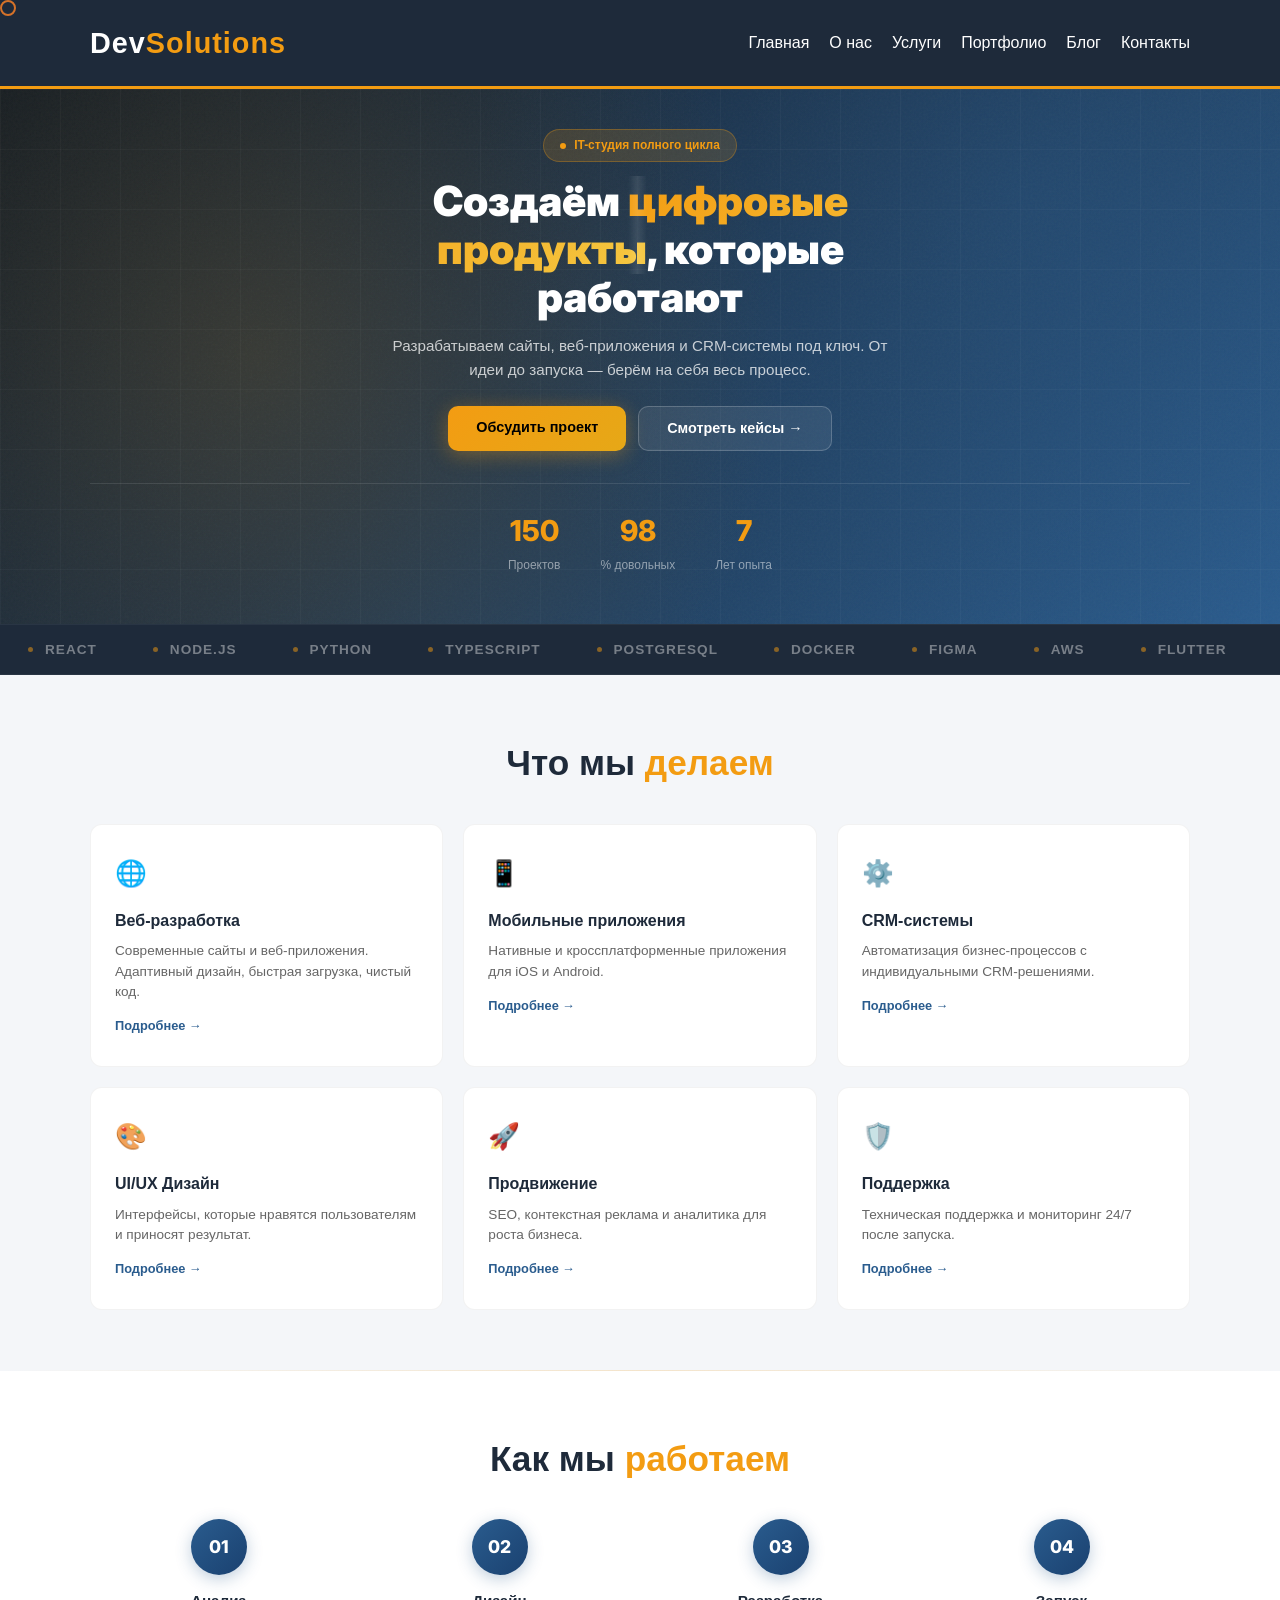
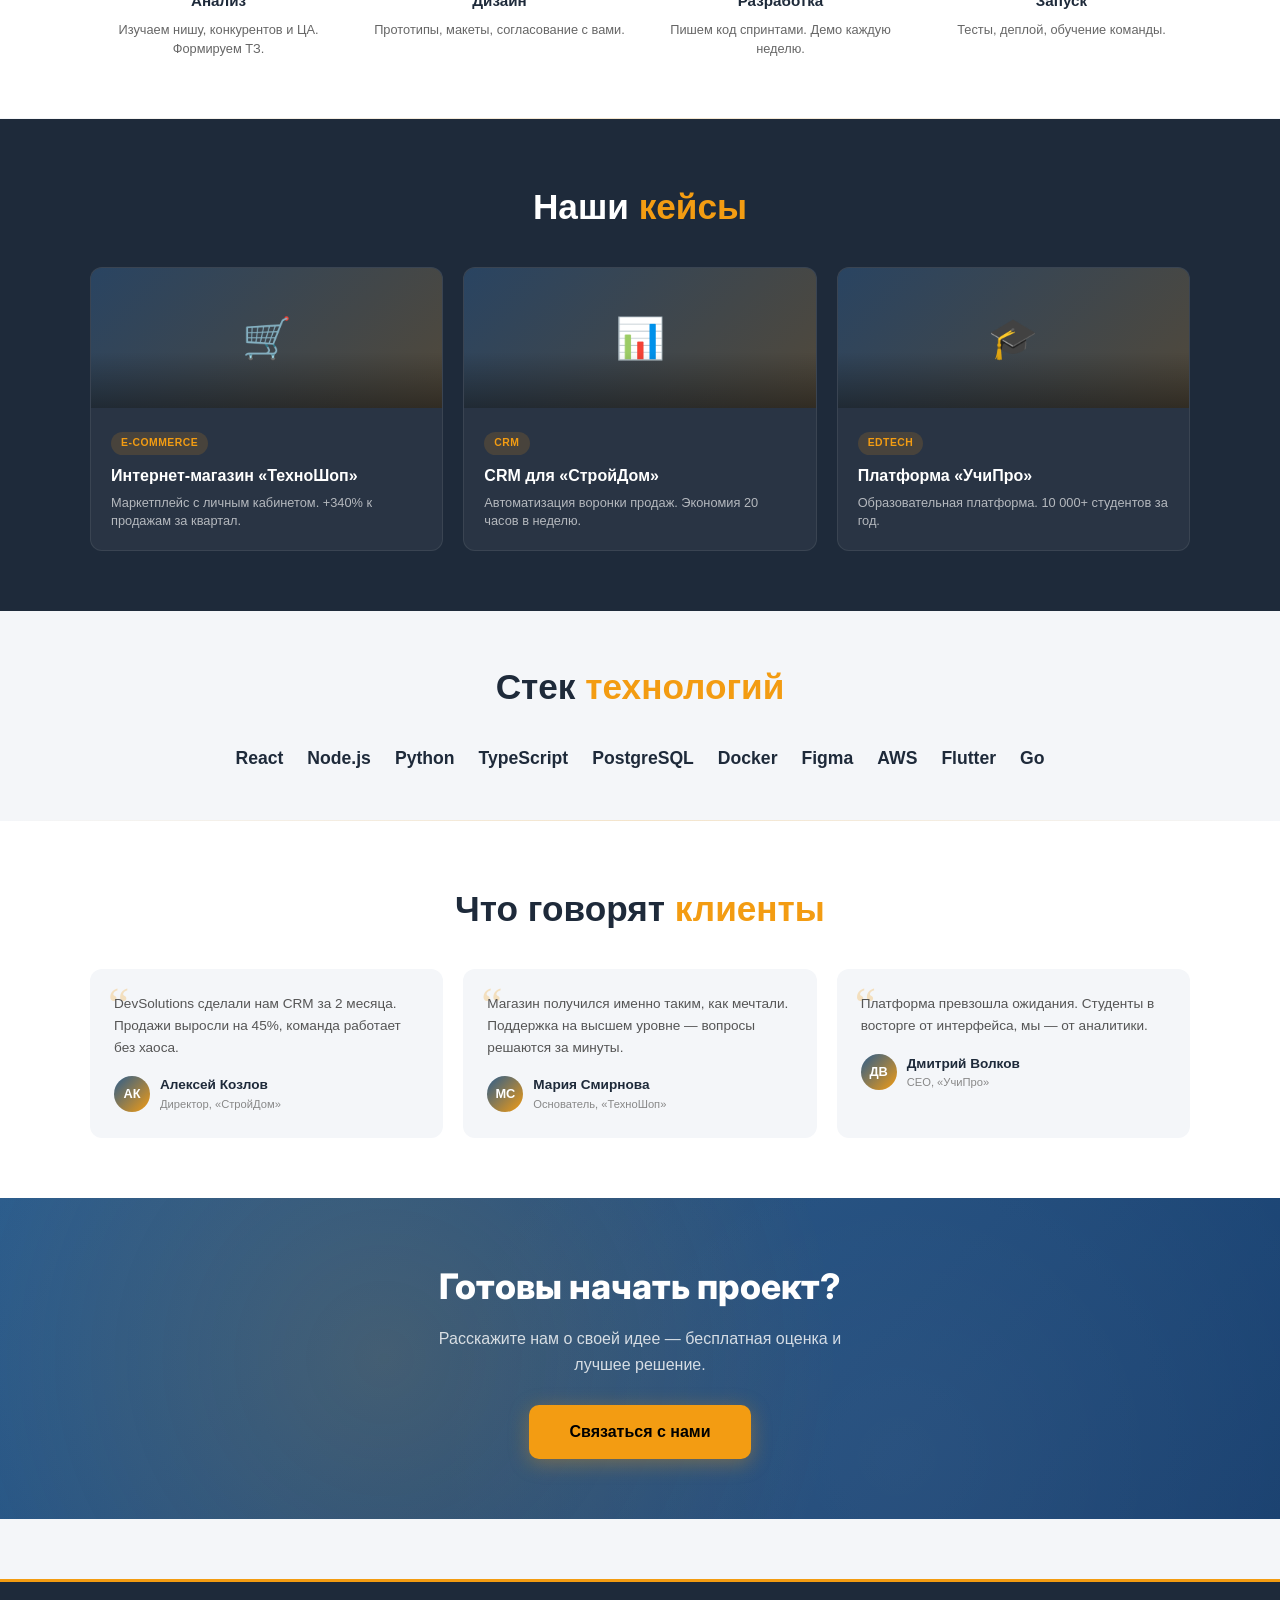
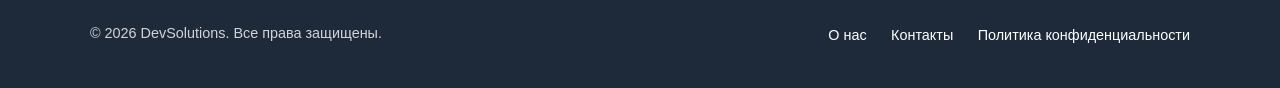
<file: index.html>
<!DOCTYPE html>
<html lang="ru">
<head>
    <meta charset="UTF-8">
    <meta name="viewport" content="width=device-width, initial-scale=1.0">
    <title>DevSolutions – IT-студия</title>
    <link rel="preconnect" href="https://fonts.googleapis.com">
    <link rel="preconnect" href="https://fonts.gstatic.com" crossorigin>
    <link href="https://fonts.googleapis.com/css2?family=Inter:wght@400;500;600;700;800;900&display=swap" rel="stylesheet">
    <link rel="stylesheet" href="css/common.css">
    <link rel="stylesheet" href="css/page-index-main.css">
</head>
<body>

    <!-- Кастомный курсор -->
    <div class="custom-cursor" id="cursor"></div>

    <!-- ====== ШАПКА ====== -->
    <header class="site-header">
        <div class="container">
            <div class="logo">Dev<span>Solutions</span></div>
            <nav class="main-nav">
                <ul>
                    <li><a href="index.html">Главная</a></li>
                    <li><a href="pages/about.html">О нас</a></li>
                    <li><a href="pages/services.html">Услуги</a></li>
                    <li><a href="pages/portfolio.html">Портфолио</a></li>
                    <li><a href="pages/blog.html">Блог</a></li>
                    <li><a href="pages/contacts.html">Контакты</a></li>
                </ul>
            </nav>
        </div>
    </header>

    <main>

        <!-- ====== HERO ====== -->
        <section class="hero">
            <div class="hero-grid" id="heroGrid"></div>
            <div class="hero-particles" id="particles"></div>
            <div class="container">
                <div class="hero-content">
                    <div class="hero-badge">IT-студия полного цикла</div>
                    <h1>Создаём <span class="highlight" id="typed"></span>, которые работают</h1>
                    <p class="hero-desc">
                        Разрабатываем сайты, веб-приложения и CRM-системы под ключ. От идеи до запуска — берём на себя весь процесс.
                    </p>
                    <div class="hero-actions">
                        <a href="pages/contacts.html" class="btn btn-primary btn-shake">Обсудить проект</a>
                        <a href="pages/portfolio.html" class="btn btn-ghost">Смотреть кейсы →</a>
                    </div>
                    <div class="hero-stats">
                        <div>
                            <div class="hero-stat-num" data-count="150">0</div>
                            <div class="hero-stat-label">Проектов</div>
                        </div>
                        <div>
                            <div class="hero-stat-num" data-count="98">0</div>
                            <div class="hero-stat-label">% довольных</div>
                        </div>
                        <div>
                            <div class="hero-stat-num" data-count="7">0</div>
                            <div class="hero-stat-label">Лет опыта</div>
                        </div>
                    </div>
                </div>
            </div>
        </section>

        <!-- ====== БЕГУЩАЯ СТРОКА ====== -->
        <div class="marquee-section">
            <div class="marquee-track">
                <div class="marquee-item"><span class="dot"></span>React</div>
                <div class="marquee-item"><span class="dot"></span>Node.js</div>
                <div class="marquee-item"><span class="dot"></span>Python</div>
                <div class="marquee-item"><span class="dot"></span>TypeScript</div>
                <div class="marquee-item"><span class="dot"></span>PostgreSQL</div>
                <div class="marquee-item"><span class="dot"></span>Docker</div>
                <div class="marquee-item"><span class="dot"></span>Figma</div>
                <div class="marquee-item"><span class="dot"></span>AWS</div>
                <div class="marquee-item"><span class="dot"></span>Flutter</div>
                <div class="marquee-item"><span class="dot"></span>Go</div>
                <!-- Дубликат для бесконечного скролла -->
                <div class="marquee-item"><span class="dot"></span>React</div>
                <div class="marquee-item"><span class="dot"></span>Node.js</div>
                <div class="marquee-item"><span class="dot"></span>Python</div>
                <div class="marquee-item"><span class="dot"></span>TypeScript</div>
                <div class="marquee-item"><span class="dot"></span>PostgreSQL</div>
                <div class="marquee-item"><span class="dot"></span>Docker</div>
                <div class="marquee-item"><span class="dot"></span>Figma</div>
                <div class="marquee-item"><span class="dot"></span>AWS</div>
                <div class="marquee-item"><span class="dot"></span>Flutter</div>
                <div class="marquee-item"><span class="dot"></span>Go</div>
            </div>
        </div>

        <!-- ====== УСЛУГИ ====== -->
        <section class="services-section">
            <div class="container">
                <h2 class="section-title reveal">Что мы <span>делаем</span></h2>
                <div class="services-grid">
                    <div class="service-card reveal">
                        <div class="service-icon">🌐</div>
                        <h3>Веб-разработка</h3>
                        <p>Современные сайты и веб-приложения. Адаптивный дизайн, быстрая загрузка, чистый код.</p>
                        <a href="pages/services.html" class="learn-more">Подробнее →</a>
                    </div>
                    <div class="service-card reveal">
                        <div class="service-icon">📱</div>
                        <h3>Мобильные приложения</h3>
                        <p>Нативные и кроссплатформенные приложения для iOS и Android.</p>
                        <a href="pages/services.html" class="learn-more">Подробнее →</a>
                    </div>
                    <div class="service-card reveal">
                        <div class="service-icon">⚙️</div>
                        <h3>CRM-системы</h3>
                        <p>Автоматизация бизнес-процессов с индивидуальными CRM-решениями.</p>
                        <a href="pages/services.html" class="learn-more">Подробнее →</a>
                    </div>
                    <div class="service-card reveal">
                        <div class="service-icon">🎨</div>
                        <h3>UI/UX Дизайн</h3>
                        <p>Интерфейсы, которые нравятся пользователям и приносят результат.</p>
                        <a href="pages/services.html" class="learn-more">Подробнее →</a>
                    </div>
                    <div class="service-card reveal">
                        <div class="service-icon">🚀</div>
                        <h3>Продвижение</h3>
                        <p>SEO, контекстная реклама и аналитика для роста бизнеса.</p>
                        <a href="pages/services.html" class="learn-more">Подробнее →</a>
                    </div>
                    <div class="service-card reveal">
                        <div class="service-icon">🛡️</div>
                        <h3>Поддержка</h3>
                        <p>Техническая поддержка и мониторинг 24/7 после запуска.</p>
                        <a href="pages/services.html" class="learn-more">Подробнее →</a>
                    </div>
                </div>
            </div>
        </section>

        <div class="divider"></div>

        <!-- ====== ПРОЦЕСС ====== -->
        <section class="process-section">
            <div class="container">
                <h2 class="section-title reveal">Как мы <span>работаем</span></h2>
                <div class="process-steps">
                    <div class="process-step reveal">
                        <div class="step-number">01</div>
                        <h3>Анализ</h3>
                        <p>Изучаем нишу, конкурентов и ЦА. Формируем ТЗ.</p>
                    </div>
                    <div class="process-step reveal">
                        <div class="step-number">02</div>
                        <h3>Дизайн</h3>
                        <p>Прототипы, макеты, согласование с вами.</p>
                    </div>
                    <div class="process-step reveal">
                        <div class="step-number">03</div>
                        <h3>Разработка</h3>
                        <p>Пишем код спринтами. Демо каждую неделю.</p>
                    </div>
                    <div class="process-step reveal">
                        <div class="step-number">04</div>
                        <h3>Запуск</h3>
                        <p>Тесты, деплой, обучение команды.</p>
                    </div>
                </div>
            </div>
        </section>

        <div class="divider"></div>

        <!-- ====== КЕЙСЫ ====== -->
        <section class="cases-section">
            <div class="container">
                <h2 class="section-title reveal">Наши <span>кейсы</span></h2>
                <div class="cases-grid">
                    <div class="case-card reveal">
                        <div class="case-preview">🛒</div>
                        <div class="case-info">
                            <span class="case-tag">E-commerce</span>
                            <h3>Интернет-магазин «ТехноШоп»</h3>
                            <p>Маркетплейс с личным кабинетом. +340% к продажам за квартал.</p>
                        </div>
                    </div>
                    <div class="case-card reveal">
                        <div class="case-preview">📊</div>
                        <div class="case-info">
                            <span class="case-tag">CRM</span>
                            <h3>CRM для «СтройДом»</h3>
                            <p>Автоматизация воронки продаж. Экономия 20 часов в неделю.</p>
                        </div>
                    </div>
                    <div class="case-card reveal">
                        <div class="case-preview">🎓</div>
                        <div class="case-info">
                            <span class="case-tag">EdTech</span>
                            <h3>Платформа «УчиПро»</h3>
                            <p>Образовательная платформа. 10 000+ студентов за год.</p>
                        </div>
                    </div>
                </div>
            </div>
        </section>

        <!-- ====== ТЕХНОЛОГИИ ====== -->
        <section class="tech-section">
            <div class="container">
                <h2 class="section-title reveal">Стек <span>технологий</span></h2>
                <div class="tech-logos reveal">
                    <span class="tech-logo">React</span>
                    <span class="tech-logo">Node.js</span>
                    <span class="tech-logo">Python</span>
                    <span class="tech-logo">TypeScript</span>
                    <span class="tech-logo">PostgreSQL</span>
                    <span class="tech-logo">Docker</span>
                    <span class="tech-logo">Figma</span>
                    <span class="tech-logo">AWS</span>
                    <span class="tech-logo">Flutter</span>
                    <span class="tech-logo">Go</span>
                </div>
            </div>
        </section>

        <div class="divider"></div>

        <!-- ====== ОТЗЫВЫ ====== -->
        <section class="testimonials-section">
            <div class="container">
                <h2 class="section-title reveal">Что говорят <span>клиенты</span></h2>
                <div class="testimonials-grid">
                    <div class="testimonial-card reveal">
                        <p class="testimonial-text">DevSolutions сделали нам CRM за 2 месяца. Продажи выросли на 45%, команда работает без хаоса.</p>
                        <div class="testimonial-author">
                            <div class="testimonial-avatar">АК</div>
                            <div>
                                <div class="testimonial-name">Алексей Козлов</div>
                                <div class="testimonial-role">Директор, «СтройДом»</div>
                            </div>
                        </div>
                    </div>
                    <div class="testimonial-card reveal">
                        <p class="testimonial-text">Магазин получился именно таким, как мечтали. Поддержка на высшем уровне — вопросы решаются за минуты.</p>
                        <div class="testimonial-author">
                            <div class="testimonial-avatar">МС</div>
                            <div>
                                <div class="testimonial-name">Мария Смирнова</div>
                                <div class="testimonial-role">Основатель, «ТехноШоп»</div>
                            </div>
                        </div>
                    </div>
                    <div class="testimonial-card reveal">
                        <p class="testimonial-text">Платформа превзошла ожидания. Студенты в восторге от интерфейса, мы — от аналитики.</p>
                        <div class="testimonial-author">
                            <div class="testimonial-avatar">ДВ</div>
                            <div>
                                <div class="testimonial-name">Дмитрий Волков</div>
                                <div class="testimonial-role">CEO, «УчиПро»</div>
                            </div>
                        </div>
                    </div>
                </div>
            </div>
        </section>

        <!-- ====== CTA ====== -->
        <section class="cta-section">
            <div class="cta-content">
                <h2>Готовы начать проект?</h2>
                <p>Расскажите нам о своей идее — бесплатная оценка и лучшее решение.</p>
                <a href="pages/contacts.html" class="btn btn-shake">Связаться с нами</a>
            </div>
        </section>

    </main>

    <!-- ====== ПОДВАЛ ====== -->
    <footer class="site-footer">
        <div class="container">
            <div class="footer-content">
                <div class="footer-copy">
                    &copy; 2026 DevSolutions. Все права защищены.
                </div>
                <div class="footer-links">
                    <a href="pages/about.html">О нас</a>
                    <a href="pages/contacts.html">Контакты</a>
                    <a href="#">Политика конфиденциальности</a>
                </div>
            </div>
        </div>
    </footer>


    <script>
        // ===== Кастомный курсор =====
        (function() {
            var cursor = document.getElementById('cursor');
            if (!cursor || window.innerWidth < 768) return;
            document.addEventListener('mousemove', function(e) {
                cursor.style.left = e.clientX - 8 + 'px';
                cursor.style.top = e.clientY - 8 + 'px';
            });
            var hoverEls = document.querySelectorAll('a, button, .service-card, .case-card, .tech-logo, .btn');
            hoverEls.forEach(function(el) {
                el.addEventListener('mouseenter', function() { cursor.classList.add('hover'); });
                el.addEventListener('mouseleave', function() { cursor.classList.remove('hover'); });
            });
        })();

        // ===== Параллакс =====
        (function() {
            var grid = document.getElementById('heroGrid');
            if (!grid) return;
            window.addEventListener('scroll', function() {
                var y = window.scrollY;
                grid.style.transform = 'translateY(' + (y * 0.3) + 'px)';
            });
        })();

        // ===== Печатание текста =====
        (function() {
            var el = document.getElementById('typed');
            if (!el) return;
            var words = ['цифровые продукты', 'сайты', 'приложения', 'CRM-системы'];
            var wordIdx = 0;
            var charIdx = 0;
            var deleting = false;

            function type() {
                var current = words[wordIdx];
                if (!deleting) {
                    el.textContent = current.substring(0, charIdx + 1);
                    charIdx++;
                    if (charIdx === current.length) {
                        setTimeout(function() { deleting = true; type(); }, 2000);
                        return;
                    }
                    setTimeout(type, 80);
                } else {
                    el.textContent = current.substring(0, charIdx - 1);
                    charIdx--;
                    if (charIdx === 0) {
                        deleting = false;
                        wordIdx = (wordIdx + 1) % words.length;
                        setTimeout(type, 400);
                        return;
                    }
                    setTimeout(type, 40);
                }
            }
            type();
        })();

        // ===== Particles =====
        (function() {
            var container = document.getElementById('particles');
            if (!container) return;
            for (var i = 0; i < 20; i++) {
                var p = document.createElement('div');
                p.className = 'particle';
                p.style.left = Math.random() * 100 + '%';
                p.style.top = Math.random() * 100 + '%';
                p.style.animationDelay = Math.random() * 8 + 's';
                p.style.animationDuration = (6 + Math.random() * 6) + 's';
                p.style.width = p.style.height = (2 + Math.random() * 4) + 'px';
                container.appendChild(p);
            }
        })();

        // ===== Scroll reveal =====
        (function() {
            var els = document.querySelectorAll('.reveal');
            var observer = new IntersectionObserver(function(entries) {
                entries.forEach(function(entry) {
                    if (entry.isIntersecting) {
                        entry.target.classList.add('visible');
                    }
                });
            }, { threshold: 0.15 });
            els.forEach(function(el) { observer.observe(el); });
        })();

        // ===== Counter =====
        (function() {
            var nums = document.querySelectorAll('[data-count]');
            var obs = new IntersectionObserver(function(entries) {
                entries.forEach(function(entry) {
                    if (entry.isIntersecting) {
                        var el = entry.target;
                        var target = parseInt(el.getAttribute('data-count'));
                        var current = 0;
                        var step = Math.ceil(target / 50);
                        var timer = setInterval(function() {
                            current += step;
                            if (current >= target) {
                                current = target;
                                clearInterval(timer);
                            }
                            el.textContent = current;
                        }, 30);
                        obs.unobserve(el);
                    }
                });
            }, { threshold: 0.5 });
            nums.forEach(function(n) { obs.observe(n); });
        })();

        // ===== Glow на карточках услуг =====
        (function() {
            var cards = document.querySelectorAll('.service-card');
            cards.forEach(function(card) {
                card.addEventListener('mousemove', function(e) {
                    var rect = card.getBoundingClientRect();
                    var x = ((e.clientX - rect.left) / rect.width * 100).toFixed(1);
                    var y = ((e.clientY - rect.top) / rect.height * 100).toFixed(1);
                    card.style.setProperty('--mouse-x', x + '%');
                    card.style.setProperty('--mouse-y', y + '%');
                });
            });
        })();
    </script>

</body>
</html>
</file>
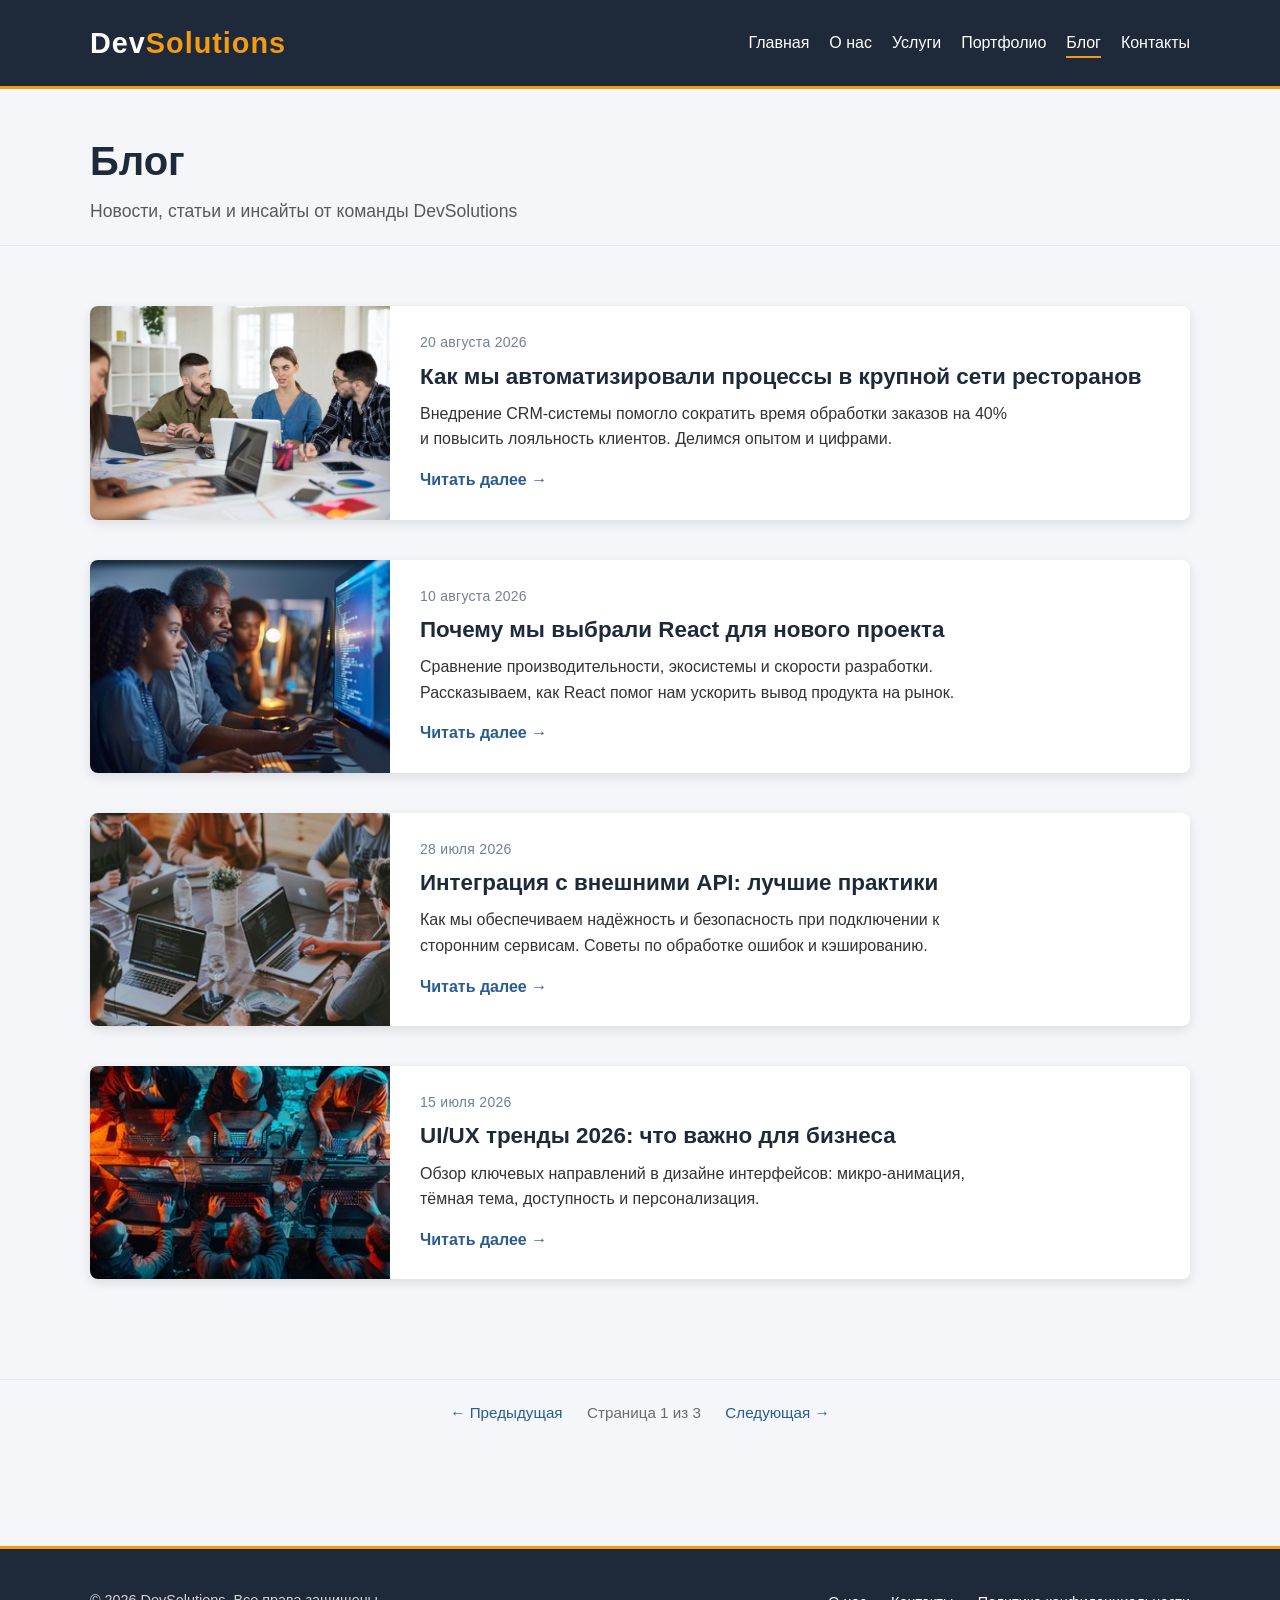
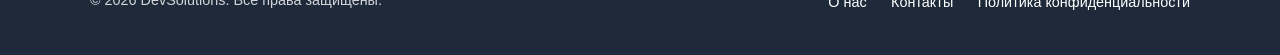
<file: blog.html>
<!doctype html>
<html lang="ru">
  <head>
    <meta charset="UTF-8" />
    <meta name="viewport" content="width=device-width, initial-scale=1.0" />
    <title>Блог — DevSolutions</title>

    <!-- Подключаем общие стили (они сами подтянут variables.css) -->
    <link rel="stylesheet" href="../css/common.css" />
    <!-- Индивидуальные стили для страницы блога -->
    <link rel="stylesheet" href="../css/page-blog.css" />
  </head>
  <body>
    <!-- ====== ШАПКА (единая для всех) ====== -->
    <header class="site-header">
      <div class="container">
        <div class="logo">Dev<span>Solutions</span></div>
        <nav class="main-nav">
          <ul>
            <li><a href="../index.html">Главная</a></li>
            <li><a href="about.html">О нас</a></li>
            <li><a href="services.html">Услуги</a></li>
            <li><a href="portfolio.html">Портфолио</a></li>
            <li><a href="blog.html" class="active">Блог</a></li>
            <li><a href="contacts.html">Контакты</a></li>
          </ul>
        </nav>
      </div>
    </header>

    <!-- ====== ОСНОВНОЙ КОНТЕНТ ====== -->
    <main>
      <!-- Заголовок страницы -->
      <section class="page-heading">
        <div class="container">
          <h1>Блог</h1>
          <p>Новости, статьи и инсайты от команды DevSolutions</p>
        </div>
      </section>

      <!-- Лента новостей -->
      <section class="blog-list">
        <div class="container">
          <!-- Статья 1 -->
          <article class="blog-card">
            <img
              src="../images/blog-1.jpg"
              alt="Современный офис с ноутбуком"
              class="blog-card__image"
            />
            <div class="blog-card__content">
              <time class="blog-card__date" datetime="2026-08-20"
                >20 августа 2026</time
              >
              <h2 class="blog-card__title">
                <a href="blog-post.html"
                  >Как мы автоматизировали процессы в крупной сети ресторанов</a
                >
              </h2>
              <p class="blog-card__excerpt">
                Внедрение CRM-системы помогло сократить время обработки заказов
                на 40% и повысить лояльность клиентов. Делимся опытом и цифрами.
              </p>
              <a href="blog-post.html" class="blog-card__link"
                >Читать далее →</a
              >
            </div>
          </article>

          <!-- Статья 2 -->
          <article class="blog-card">
            <img
              src="../images/blog-2.jpg"
              alt="Команда разработчиков за работой"
              class="blog-card__image"
            />
            <div class="blog-card__content">
              <time class="blog-card__date" datetime="2026-08-10"
                >10 августа 2026</time
              >
              <h2 class="blog-card__title">
                <a href="blog-post.html"
                  >Почему мы выбрали React для нового проекта</a
                >
              </h2>
              <p class="blog-card__excerpt">
                Сравнение производительности, экосистемы и скорости разработки.
                Рассказываем, как React помог нам ускорить вывод продукта на
                рынок.
              </p>
              <a href="blog-post.html" class="blog-card__link"
                >Читать далее →</a
              >
            </div>
          </article>

          <!-- Статья 3 -->
          <article class="blog-card">
            <img
              src="../images/blog-3.jpg"
              alt="Схема интеграции с API"
              class="blog-card__image"
            />
            <div class="blog-card__content">
              <time class="blog-card__date" datetime="2026-07-28"
                >28 июля 2026</time
              >
              <h2 class="blog-card__title">
                <a href="blog-post.html"
                  >Интеграция с внешними API: лучшие практики</a
                >
              </h2>
              <p class="blog-card__excerpt">
                Как мы обеспечиваем надёжность и безопасность при подключении к
                сторонним сервисам. Советы по обработке ошибок и кэшированию.
              </p>
              <a href="blog-post.html" class="blog-card__link"
                >Читать далее →</a
              >
            </div>
          </article>

          <!-- Статья 4 -->
          <article class="blog-card">
            <img
              src="../images/blog-4.jpg"
              alt="Дизайн-макет мобильного приложения"
              class="blog-card__image"
            />
            <div class="blog-card__content">
              <time class="blog-card__date" datetime="2026-07-15"
                >15 июля 2026</time
              >
              <h2 class="blog-card__title">
                <a href="blog-post.html"
                  >UI/UX тренды 2026: что важно для бизнеса</a
                >
              </h2>
              <p class="blog-card__excerpt">
                Обзор ключевых направлений в дизайне интерфейсов:
                микро-анимация, тёмная тема, доступность и персонализация.
              </p>
              <a href="blog-post.html" class="blog-card__link"
                >Читать далее →</a
              >
            </div>
          </article>
        </div>
      </section>

      <!-- Пагинация (опционально) -->
      <div class="pagination">
        <div class="container">
          <a href="#" class="pagination__prev">← Предыдущая</a>
          <span class="pagination__current">Страница 1 из 3</span>
          <a href="#" class="pagination__next">Следующая →</a>
        </div>
      </div>
    </main>

    <!-- ====== ПОДВАЛ (единый для всех) ====== -->
    <footer class="site-footer">
      <div class="container">
        <div class="footer-content">
          <div class="footer-copy">
            &copy; 2026 DevSolutions. Все права защищены.
          </div>
          <div class="footer-links">
            <a href="about.html">О нас</a>
            <a href="contacts.html">Контакты</a>
            <a href="#">Политика конфиденциальности</a>
          </div>
        </div>
      </div>
    </footer>
  </body>
</html>
</file>
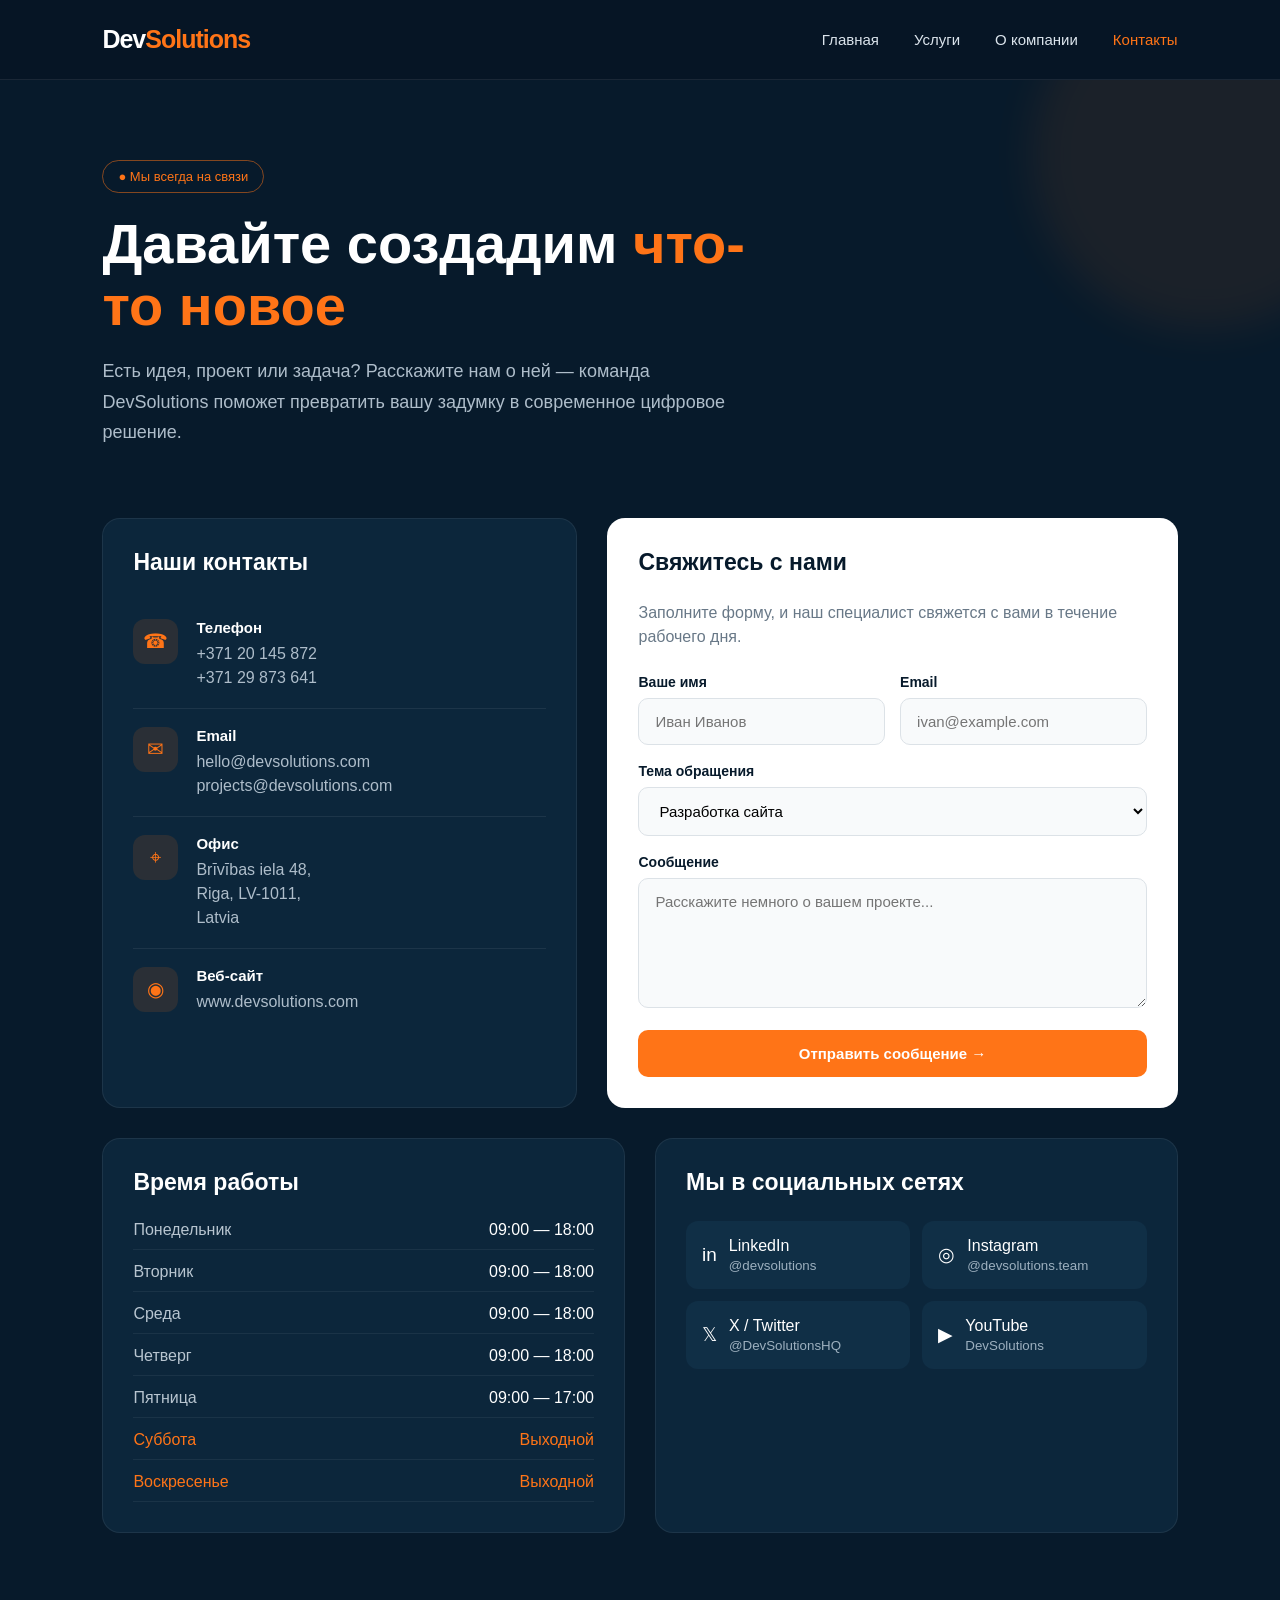
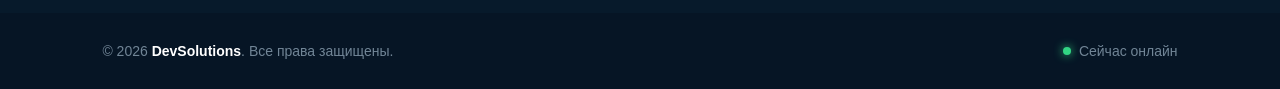
<file: pages/Contacts.html>
<!DOCTYPE html>
<html lang="ru">

<head>
    <meta charset="UTF-8">
    <meta name="viewport" content="width=device-width, initial-scale=1.0">

    <title>DevSolutions — Контакты</title>

    <link rel="stylesheet" href="Contacts.css">
</head>

<body>

<!-- ШАПКА -->

<header>
    <div class="logo">
        Dev<span>Solutions</span>
    </div>

    <nav>
        <a href="index.html">Главная</a>
        <a href="services.html">Услуги</a>
        <a href="#">О компании</a>
        <a href="Contacts.html" class="active">Контакты</a>
    </nav>
</header>


<!-- ГЛАВНЫЙ БЛОК -->

<section class="hero">

    <div class="hero-label">
        ● Мы всегда на связи
    </div>

    <h1>
        Давайте создадим
        <span>что-то новое</span>
    </h1>

    <p>
        Есть идея, проект или задача?
        Расскажите нам о ней — команда DevSolutions
        поможет превратить вашу задумку в современное
        цифровое решение.
    </p>

</section>


<main>

    <!-- КОНТАКТЫ И ФОРМА -->

    <div class="contact-layout">

        <!-- КОНТАКТНАЯ ИНФОРМАЦИЯ -->

        <div class="card">

            <h2>Наши контакты</h2>

            <div class="contact-item">

                <div class="icon">☎</div>

                <div>
                    <h3>Телефон</h3>

                    <a href="tel:+37120145872">
                        +371 20 145 872
                    </a>

                    <br>

                    <a href="tel:+37129873641">
                        +371 29 873 641
                    </a>
                </div>

            </div>


            <div class="contact-item">

                <div class="icon">✉</div>

                <div>
                    <h3>Email</h3>

                    <a href="mailto:hello@devsolutions.com">
                        hello@devsolutions.com
                    </a>

                    <br>

                    <a href="mailto:projects@devsolutions.com">
                        projects@devsolutions.com
                    </a>
                </div>

            </div>


            <div class="contact-item">

                <div class="icon">⌖</div>

                <div>
                    <h3>Офис</h3>

                    <p>
                        Brīvības iela 48,<br>
                        Riga, LV-1011,<br>
                        Latvia
                    </p>
                </div>

            </div>


            <div class="contact-item">

                <div class="icon">◉</div>

                <div>
                    <h3>Веб-сайт</h3>

                    <a href="#">
                        www.devsolutions.com
                    </a>
                </div>

            </div>

        </div>


        <!-- ФОРМА -->

        <div class="card form-card">

            <h2>Свяжитесь с нами</h2>

            <p class="form-description">
                Заполните форму, и наш специалист
                свяжется с вами в течение рабочего дня.
            </p>


            <form>

                <div class="form-row">

                    <div class="form-group">

                        <label for="name">
                            Ваше имя
                        </label>

                        <input
                            type="text"
                            id="name"
                            placeholder="Иван Иванов"
                            required
                        >

                    </div>


                    <div class="form-group">

                        <label for="email">
                            Email
                        </label>

                        <input
                            type="email"
                            id="email"
                            placeholder="ivan@example.com"
                            required
                        >

                    </div>

                </div>


                <div class="form-group">

                    <label for="topic">
                        Тема обращения
                    </label>

                    <select id="topic">

                        <option>
                            Разработка сайта
                        </option>

                        <option>
                            Мобильное приложение
                        </option>

                        <option>
                            Разработка программного обеспечения
                        </option>

                        <option>
                            UI/UX дизайн
                        </option>

                        <option>
                            Другое
                        </option>

                    </select>

                </div>


                <div class="form-group">

                    <label for="message">
                        Сообщение
                    </label>

                    <textarea
                        id="message"
                        placeholder="Расскажите немного о вашем проекте..."
                        required
                    ></textarea>

                </div>


                <button type="submit">
                    Отправить сообщение →
                </button>

            </form>

        </div>

    </div>


    <!-- НИЖНИЕ БЛОКИ -->

    <div class="bottom-grid">

        <!-- ВРЕМЯ РАБОТЫ -->

        <div class="card">

            <h2>Время работы</h2>

            <div class="working-hours">

                <div class="day">
                    <span>Понедельник</span>
                    <span>09:00 — 18:00</span>
                </div>

                <div class="day">
                    <span>Вторник</span>
                    <span>09:00 — 18:00</span>
                </div>

                <div class="day">
                    <span>Среда</span>
                    <span>09:00 — 18:00</span>
                </div>

                <div class="day">
                    <span>Четверг</span>
                    <span>09:00 — 18:00</span>
                </div>

                <div class="day">
                    <span>Пятница</span>
                    <span>09:00 — 17:00</span>
                </div>

                <div class="day">
                    <span class="weekend">
                        Суббота
                    </span>

                    <span class="weekend">
                        Выходной
                    </span>
                </div>

                <div class="day">
                    <span class="weekend">
                        Воскресенье
                    </span>

                    <span class="weekend">
                        Выходной
                    </span>
                </div>

            </div>

        </div>


        <!-- СОЦИАЛЬНЫЕ СЕТИ -->

        <div class="card">

            <h2>Мы в социальных сетях</h2>

            <div class="socials">

                <a href="#" class="social">

                    <span class="social-icon">
                        in
                    </span>

                    <div>
                        LinkedIn
                        <small>
                            @devsolutions
                        </small>
                    </div>

                </a>


                <a href="#" class="social">

                    <span class="social-icon">
                        ◎
                    </span>

                    <div>
                        Instagram
                        <small>
                            @devsolutions.team
                        </small>
                    </div>

                </a>


                <a href="#" class="social">

                    <span class="social-icon">
                        𝕏
                    </span>

                    <div>
                        X / Twitter
                        <small>
                            @DevSolutionsHQ
                        </small>
                    </div>

                </a>


                <a href="#" class="social">

                    <span class="social-icon">
                        ▶
                    </span>

                    <div>
                        YouTube
                        <small>
                            DevSolutions
                        </small>
                    </div>

                </a>

            </div>

        </div>

    </div>

</main>


<!-- FOOTER -->

<footer>

    <div>
        © 2026
        <strong>DevSolutions</strong>.
        Все права защищены.
    </div>

    <div class="status">

        <span class="status-dot"></span>

        Сейчас онлайн

    </div>

</footer>

</body>
</html>
</file>
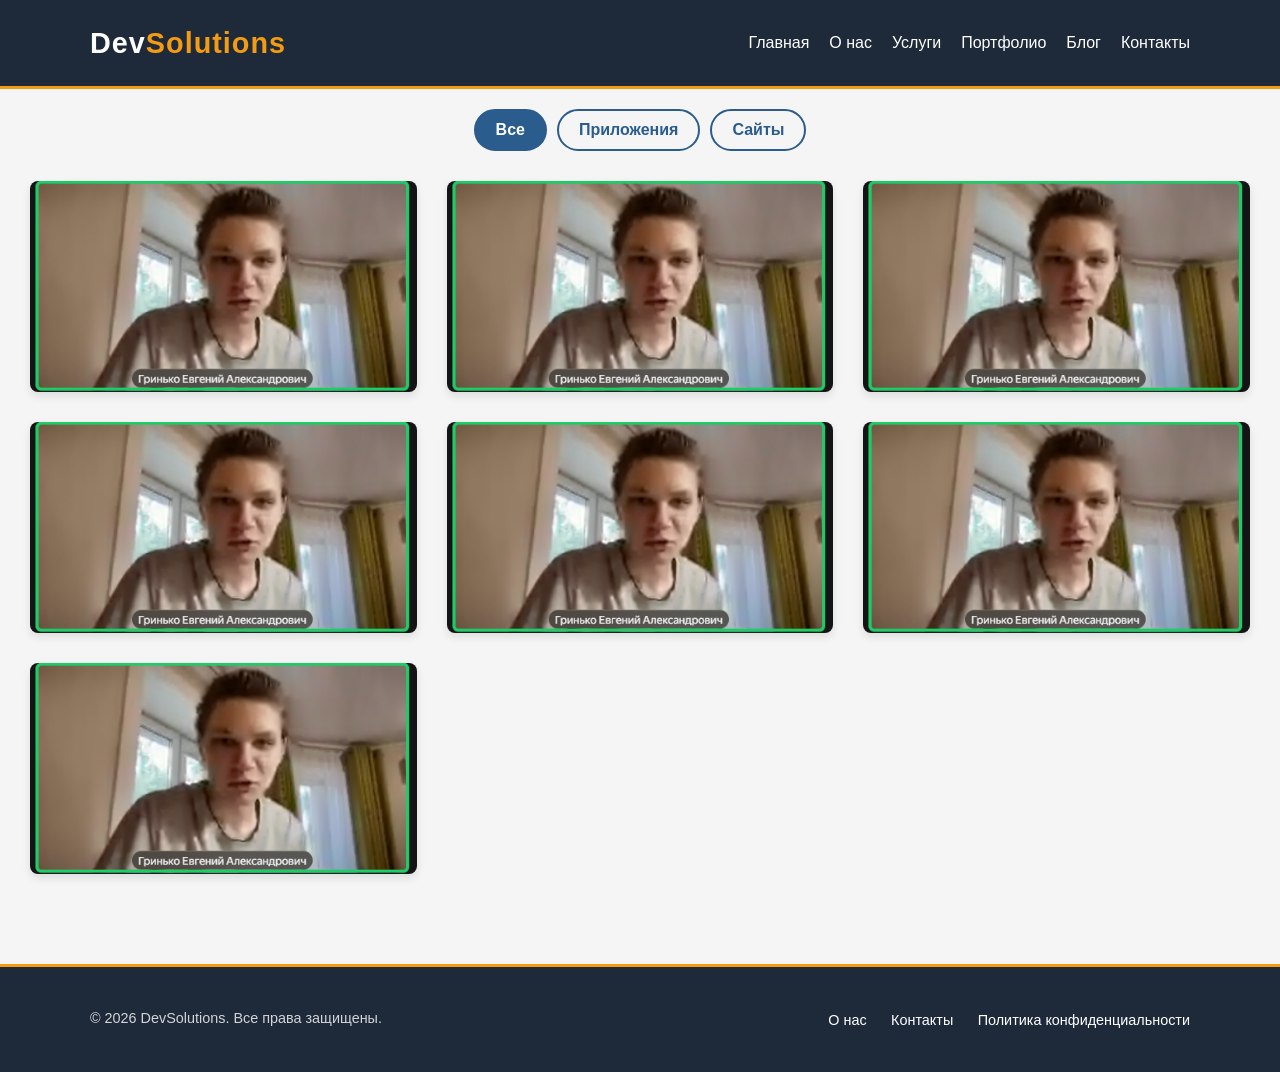
<file: pages/portfolio.html>
<!DOCTYPE html>
<html lang="ru">
    <head>
        <meta charset="UTF-8">
        <title>Портфолио</title>
        <meta name="viewport" content="width=device-width, initial-scale=1.0">
        <link rel="stylesheet" href="../css/common.css">
        <link rel="stylesheet" href="../css/page-portfolio.css"></link>
    </head>

    <body style="background: #f5f5f5">
        <header class="site-header">
            <div class="container">
                <div class="logo">Dev<span>Solutions</span></div>
                <nav class="main-nav">
                    <ul>
                        <li><a href="../index.html">Главная</a></li>
                        <li><a href="about.html">О нас</a></li>
                        <li><a href="services.html">Услуги</a></li>
                        <li><a href="portfolio.html">Портфолио</a></li>
                        <li><a href="blog.html">Блог</a></li>
                        <li><a href="contacts.html">Контакты</a></li>
                    </ul>
                </nav>
            </div>
        </header>

        <main>
            <div class="gallery-controls">
                <button class="filter-btn active" data-filter="all">Все</button>
                <button class="filter-btn" data-filter="app">Приложения</button>
                <button class="filter-btn" data-filter="web">Сайты</button>
            </div>

            <div class="portfolio-gallery">
                <div class="gallery-item" data-category="app">
                    <img src="../images/img1.png" alt="Скриншот 1">
                </div>
                <div class="gallery-item" data-category="web">
                    <img src="../images/img1.png" alt="Скриншот 2">
                </div>
                <div class="gallery-item" data-category="app">
                    <img src="../images/img1.png" alt="Скриншот 3">
                </div>
                <div class="gallery-item" data-category="app">
                    <img src="../images/img1.png" alt="Скриншот 4">
                </div>
                <div class="gallery-item" data-category="web">
                    <img src="../images/img1.png" alt="Скриншот 5">
                </div>
                <div class="gallery-item" data-category="web">
                    <img src="../images/img1.png" alt="Скриншот 6">
                </div>
                <div class="gallery-item" data-category="app">
                    <img src="../images/img1.png" alt="Скриншот 7">
                </div>
            </div>
        </main>

        <footer class="site-footer">
            <div class="container">
                <div class="footer-content">
                    <div class="footer-copy">
                        &copy; 2026 DevSolutions. Все права защищены.
                    </div>
                    <div class="footer-links">
                        <a href="pages/about.html">О нас</a>
                        <a href="pages/contacts.html">Контакты</a>
                        <a href="#">Политика конфиденциальности</a>
                    </div>
                </div>
            </div>
        </footer>
    </body>

</html>
</file>
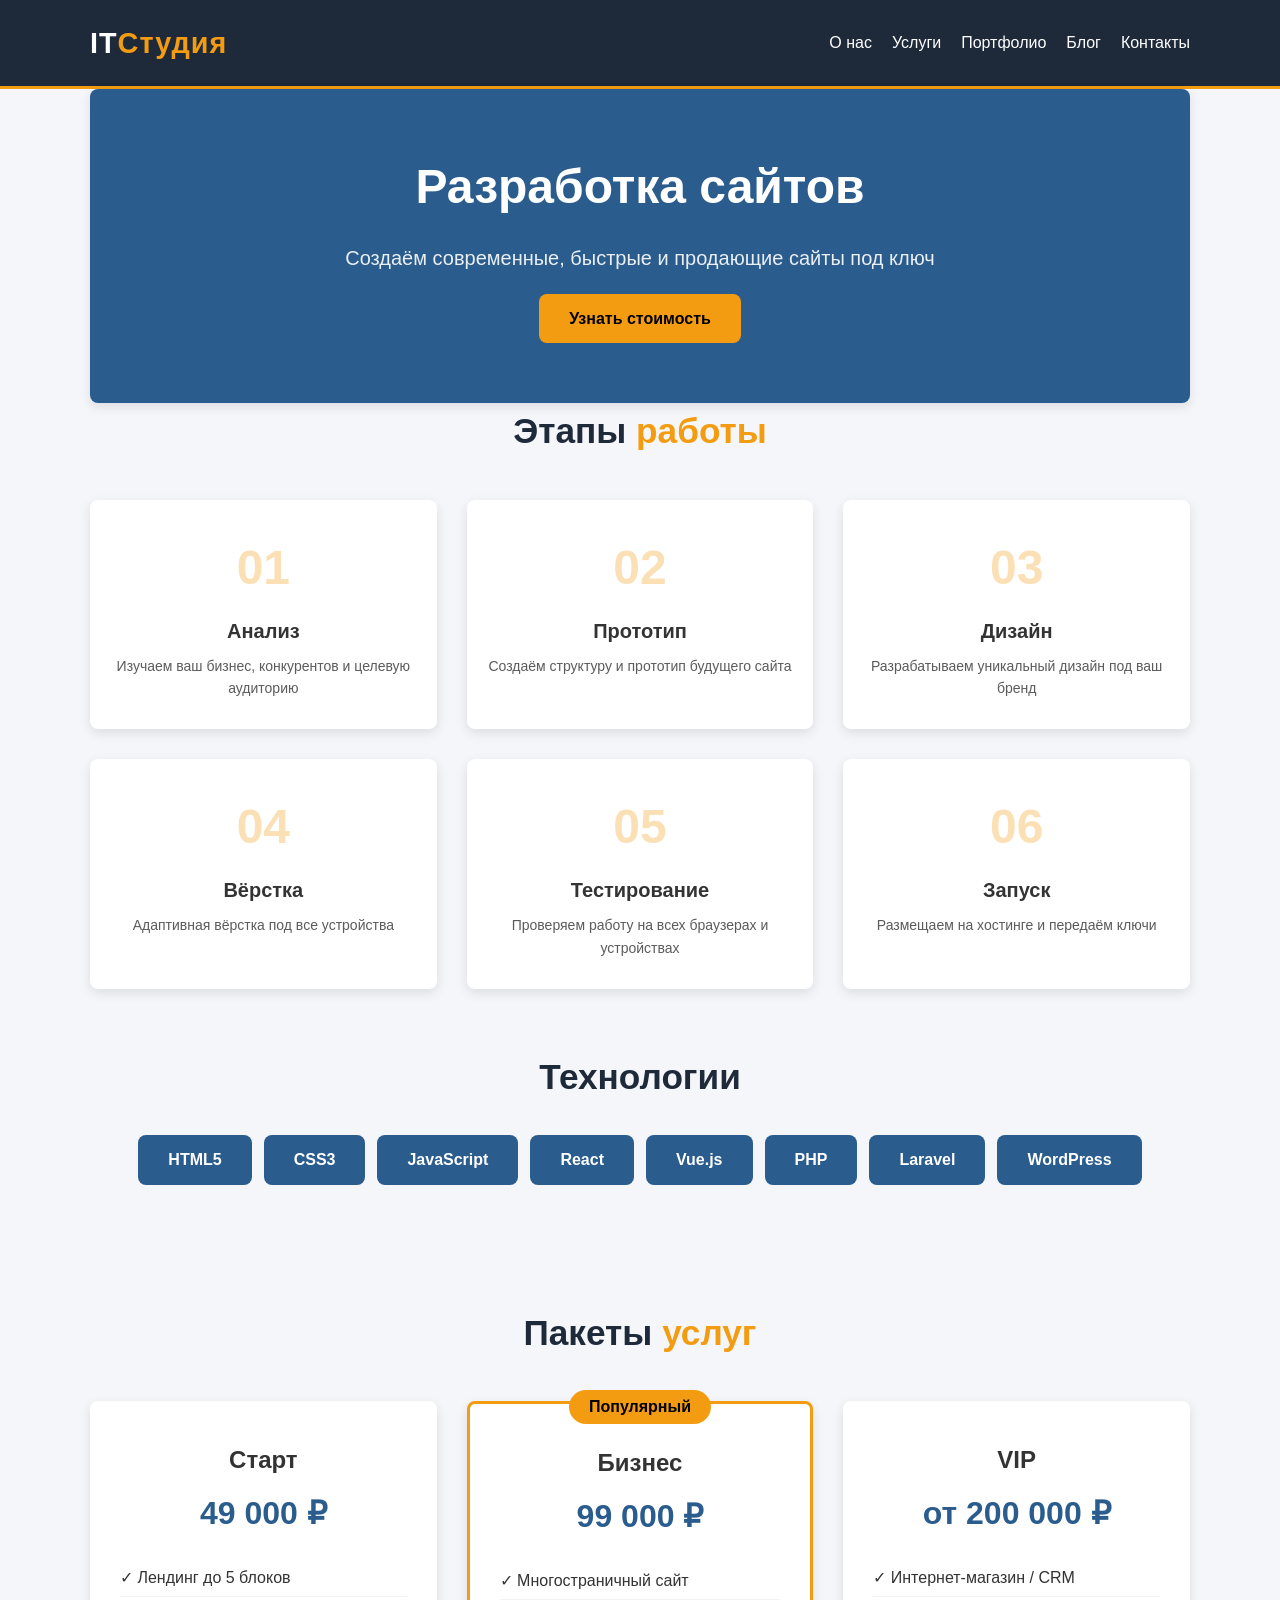
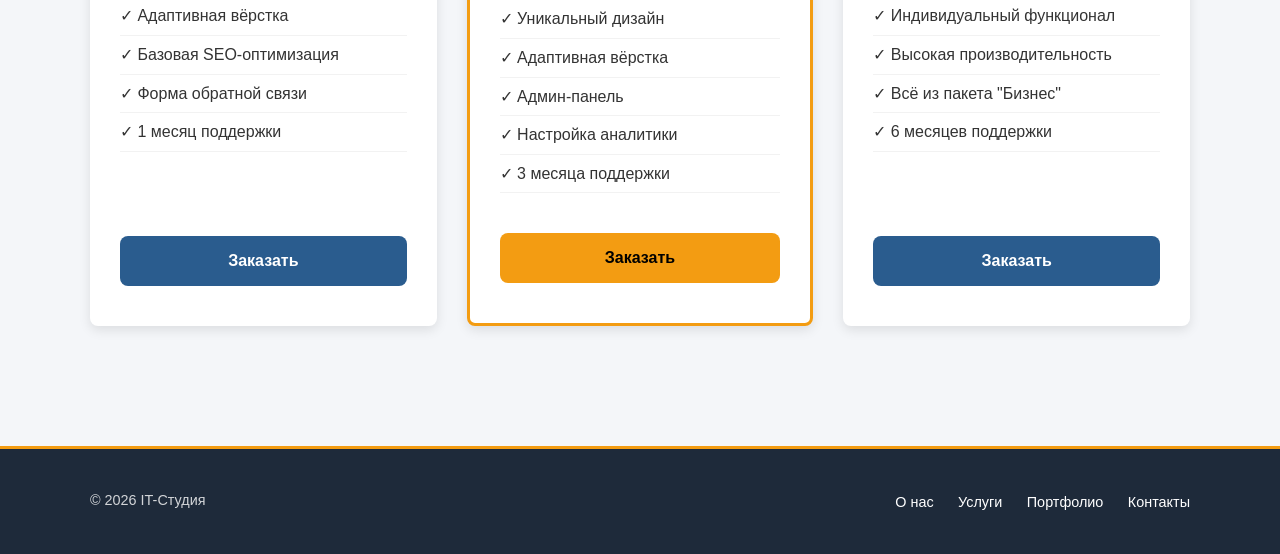
<file: pages/service-web.html>
<!DOCTYPE html>
<html lang="ru">
<head>
    <meta charset="UTF-8">
    <meta name="viewport" content="width=device-width, initial-scale=1.0">
    <title>Разработка сайтов — IT-Студия</title>
    <link rel="stylesheet" href="../css/variables.css">
    <link rel="stylesheet" href="../css/common.css">
    <link rel="stylesheet" href="../css/page-service-web.css">
</head>
<body>
    <!-- ====== ШАПКА ====== -->
    <header class="site-header">
        <div class="container">
            <div class="logo">IT<span>Студия</span></div>
            <nav class="main-nav">
                <ul>
                    <li><a href="about.html">О нас</a></li>
                    <li><a href="services.html">Услуги</a></li>
                    <li><a href="portfolio.html">Портфолио</a></li>
                    <li><a href="blog.html">Блог</a></li>
                    <li><a href="contacts.html">Контакты</a></li>
                </ul>
            </nav>
        </div>
    </header>

    <!-- ====== ОСНОВНОЙ КОНТЕНТ ====== -->
    <main>
        <!-- ГЕРОЙ (используем стандартный card) -->
        <section class="service-hero">
            <div class="container">
                <div class="card" style="padding: 60px; text-align: center; background: var(--primary-color); color: white;">
                    <h1 style="font-size: 48px; margin-bottom: 16px;">Разработка сайтов</h1>
                    <p style="font-size: 20px; opacity: 0.9;">Создаём современные, быстрые и продающие сайты под ключ</p>
                    <a href="#pricing" class="btn btn-secondary" style="margin-top: 20px;">Узнать стоимость</a>
                </div>
            </div>
        </section>

        <!-- ЭТАПЫ РАБОТ -->
        <section class="service-stages">
            <div class="container">
                <h2 class="section-title">Этапы <span>работы</span></h2>
                <div class="stages-grid">
                    <div class="card stage-item">
                        <span class="stage-number">01</span>
                        <h3>Анализ</h3>
                        <p>Изучаем ваш бизнес, конкурентов и целевую аудиторию</p>
                    </div>
                    <div class="card stage-item">
                        <span class="stage-number">02</span>
                        <h3>Прототип</h3>
                        <p>Создаём структуру и прототип будущего сайта</p>
                    </div>
                    <div class="card stage-item">
                        <span class="stage-number">03</span>
                        <h3>Дизайн</h3>
                        <p>Разрабатываем уникальный дизайн под ваш бренд</p>
                    </div>
                    <div class="card stage-item">
                        <span class="stage-number">04</span>
                        <h3>Вёрстка</h3>
                        <p>Адаптивная вёрстка под все устройства</p>
                    </div>
                    <div class="card stage-item">
                        <span class="stage-number">05</span>
                        <h3>Тестирование</h3>
                        <p>Проверяем работу на всех браузерах и устройствах</p>
                    </div>
                    <div class="card stage-item">
                        <span class="stage-number">06</span>
                        <h3>Запуск</h3>
                        <p>Размещаем на хостинге и передаём ключи</p>
                    </div>
                </div>
            </div>
        </section>

        <!-- ТЕХНОЛОГИИ -->
        <section class="service-tech" style="background: var(--light-bg); padding: 60px 0;">
            <div class="container">
                <h2 class="section-title">Технологии</h2>
                <div class="tech-list">
                    <span class="btn" style="background: var(--primary-color);">HTML5</span>
                    <span class="btn" style="background: var(--primary-color);">CSS3</span>
                    <span class="btn" style="background: var(--primary-color);">JavaScript</span>
                    <span class="btn" style="background: var(--primary-color);">React</span>
                    <span class="btn" style="background: var(--primary-color);">Vue.js</span>
                    <span class="btn" style="background: var(--primary-color);">PHP</span>
                    <span class="btn" style="background: var(--primary-color);">Laravel</span>
                    <span class="btn" style="background: var(--primary-color);">WordPress</span>
                </div>
            </div>
        </section>

        <!-- ЦЕНЫ / ПАКЕТЫ -->
        <section class="service-pricing" id="pricing" style="padding: 60px 0;">
            <div class="container">
                <h2 class="section-title">Пакеты <span>услуг</span></h2>
                <div class="pricing-grid">
                    <div class="card pricing-card">
                        <h3>Старт</h3>
                        <div class="price" style="font-size: 32px; font-weight: 700; color: var(--primary-color);">49 000 ₽</div>
                        <ul style="margin: 20px 0; text-align: left;">
                            <li>✓ Лендинг до 5 блоков</li>
                            <li>✓ Адаптивная вёрстка</li>
                            <li>✓ Базовая SEO-оптимизация</li>
                            <li>✓ Форма обратной связи</li>
                            <li>✓ 1 месяц поддержки</li>
                        </ul>
                        <a href="contacts.html" class="btn">Заказать</a>
                    </div>

                    <div class="card pricing-card" style="border: 3px solid var(--secondary-color); position: relative;">
                        <span style="position: absolute; top: -14px; left: 50%; transform: translateX(-50%); background: var(--secondary-color); color: #000; padding: 4px 20px; border-radius: 20px; font-weight: 600;">Популярный</span>
                        <h3>Бизнес</h3>
                        <div class="price" style="font-size: 32px; font-weight: 700; color: var(--primary-color);">99 000 ₽</div>
                        <ul style="margin: 20px 0; text-align: left;">
                            <li>✓ Многостраничный сайт</li>
                            <li>✓ Уникальный дизайн</li>
                            <li>✓ Адаптивная вёрстка</li>
                            <li>✓ Админ-панель</li>
                            <li>✓ Настройка аналитики</li>
                            <li>✓ 3 месяца поддержки</li>
                        </ul>
                        <a href="contacts.html" class="btn btn-secondary">Заказать</a>
                    </div>

                    <div class="card pricing-card">
                        <h3>VIP</h3>
                        <div class="price" style="font-size: 32px; font-weight: 700; color: var(--primary-color);">от 200 000 ₽</div>
                        <ul style="margin: 20px 0; text-align: left;">
                            <li>✓ Интернет-магазин / CRM</li>
                            <li>✓ Индивидуальный функционал</li>
                            <li>✓ Высокая производительность</li>
                            <li>✓ Всё из пакета "Бизнес"</li>
                            <li>✓ 6 месяцев поддержки</li>
                        </ul>
                        <a href="contacts.html" class="btn">Заказать</a>
                    </div>
                </div>
            </div>
        </section>
    </main>

    <!-- ====== ПОДВАЛ ====== -->
    <footer class="site-footer">
        <div class="container">
            <div class="footer-content">
                <div class="footer-copy">© 2026 IT-Студия</div>
                <div class="footer-links">
                    <a href="about.html">О нас</a>
                    <a href="services.html">Услуги</a>
                    <a href="portfolio.html">Портфолио</a>
                    <a href="contacts.html">Контакты</a>
                </div>
            </div>
        </div>
    </footer>
</body>
</html>
</file>
<file: css/common.css>
/* ============================================
   ОБЩИЕ СТИЛИ – сброс, шапка, подвал, переиспользуемые компоненты
   ============================================ */

/* Подключаем переменные */
@import url('variables.css');

/* ---------- Сброс и базовые стили ---------- */
* {
    margin: 0;
    padding: 0;
    box-sizing: border-box;
}

html {
    scroll-behavior: smooth;
}

body {
    font-family: var(--font-main);
    color: var(--text-color);
    background-color: var(--light-bg);
    line-height: 1.6;
}

a {
    text-decoration: none;
    color: var(--primary-color);
}

ul {
    list-style: none;
}

img {
    max-width: 100%;
    height: auto;
    display: block;
}

/* ---------- Контейнер ---------- */
.container {
    max-width: var(--container-width);
    margin: 0 auto;
    padding: 0 20px;
}

/* ---------- Шапка (единая для всех) ---------- */
.site-header {
    background-color: var(--dark-bg);
    color: var(--text-light);
    padding: var(--spacing-md) 0;
    border-bottom: 3px solid var(--secondary-color);
}

.site-header .container {
    display: flex;
    justify-content: space-between;
    align-items: center;
    flex-wrap: wrap;
}

.logo {
    font-size: 1.8rem;
    font-weight: 700;
    color: var(--text-light);
    letter-spacing: 1px;
}

.logo span {
    color: var(--secondary-color);
}

.main-nav ul {
    display: flex;
    gap: var(--spacing-md);
    flex-wrap: wrap;
}

.main-nav a {
    color: var(--text-light);
    font-weight: 500;
    padding: 5px 0;
    border-bottom: 2px solid transparent;
    transition: border-color 0.3s;
}

.main-nav a:hover {
    border-bottom-color: var(--secondary-color);
}

/* ---------- Подвал (единый для всех) ---------- */
.site-footer {
    background-color: var(--dark-bg);
    color: var(--text-light);
    padding: var(--spacing-lg) 0;
    margin-top: var(--spacing-xl);
    border-top: 3px solid var(--secondary-color);
}

.footer-content {
    display: flex;
    justify-content: space-between;
    flex-wrap: wrap;
    gap: var(--spacing-md);
}

.footer-copy {
    font-size: 0.9rem;
    opacity: 0.8;
}

.footer-links a {
    color: var(--text-light);
    margin-left: var(--spacing-md);
    font-size: 0.9rem;
}

.footer-links a:hover {
    color: var(--secondary-color);
}

/* ---------- Переиспользуемые компоненты ---------- */

/* Кнопки */
.btn {
    display: inline-block;
    padding: 12px 30px;
    border-radius: var(--border-radius);
    font-weight: 600;
    text-align: center;
    transition: all 0.3s ease;
    cursor: pointer;
    border: none;
    background-color: var(--primary-color);
    color: var(--text-light);
}

.btn:hover {
    opacity: 0.85;
    transform: translateY(-2px);
    box-shadow: var(--box-shadow);
}

.btn-secondary {
    background-color: var(--secondary-color);
    color: #000;
}

.btn-secondary:hover {
    background-color: #e08e0b;
}

/* Карточки (базовый стиль) */
.card {
    background: #fff;
    border-radius: var(--border-radius);
    box-shadow: var(--box-shadow);
    padding: var(--spacing-md);
    transition: transform 0.3s, box-shadow 0.3s;
}

.card:hover {
    transform: translateY(-5px);
    box-shadow: 0 8px 24px rgba(0, 0, 0, 0.15);
}

/* Заголовки секций */
.section-title {
    font-size: 2.2rem;
    margin-bottom: var(--spacing-md);
    color: var(--dark-bg);
    text-align: center;
}

.section-title span {
    color: var(--secondary-color);
}
</file>
<file: css/page-index-main.css>
/* ============================================
   ГЛАВНАЯ СТРАНИЦА – компактный + сваг
   ============================================ */

@import url('https://fonts.googleapis.com/css2?family=Inter:wght@400;500;600;700;800;900&display=swap');

/* ---------- Кастомный курсор ---------- */
.custom-cursor {
    width: 16px;
    height: 16px;
    border: 2px solid var(--secondary-color);
    border-radius: 50%;
    position: fixed;
    pointer-events: none;
    z-index: 9999;
    transition: transform 0.15s ease, opacity 0.15s ease;
    mix-blend-mode: difference;
}

.custom-cursor.hover {
    transform: scale(2.5);
    background: rgba(243, 156, 18, 0.15);
}

/* ---------- Hero ---------- */
.hero {
    position: relative;
    background: linear-gradient(135deg, #0f1923 0%, #1a2f45 40%, #2A5C8E 100%);
    overflow: hidden;
    color: var(--text-light);
    padding: 40px 0 48px;
}

.hero::before {
    content: '';
    position: absolute;
    inset: 0;
    background:
        radial-gradient(circle at 20% 50%, rgba(243, 156, 18, 0.15) 0%, transparent 50%),
        radial-gradient(circle at 80% 20%, rgba(42, 92, 142, 0.3) 0%, transparent 50%);
    pointer-events: none;
}

/* Grain-текстура */
.hero::after {
    content: '';
    position: absolute;
    inset: 0;
    background-image: url("data:image/svg+xml,%3Csvg viewBox='0 0 256 256' xmlns='http://www.w3.org/2000/svg'%3E%3Cfilter id='noise'%3E%3CfeTurbulence type='fractalNoise' baseFrequency='0.9' numOctaves='4' stitchTiles='stitch'/%3E%3C/filter%3E%3Crect width='100%25' height='100%25' filter='url(%23noise)' opacity='0.04'/%3E%3C/svg%3E");
    background-repeat: repeat;
    pointer-events: none;
    z-index: 1;
}

.hero-grid {
    position: absolute;
    inset: 0;
    background-image:
        linear-gradient(rgba(255,255,255,0.03) 1px, transparent 1px),
        linear-gradient(90deg, rgba(255,255,255,0.03) 1px, transparent 1px);
    background-size: 60px 60px;
    pointer-events: none;
    will-change: transform;
}

.hero-particles {
    position: absolute;
    inset: 0;
    overflow: hidden;
    pointer-events: none;
}

.particle {
    position: absolute;
    width: 4px;
    height: 4px;
    background: var(--secondary-color);
    border-radius: 50%;
    opacity: 0;
    animation: float-particle 8s infinite ease-in-out;
}

@keyframes float-particle {
    0%, 100% { opacity: 0; transform: translateY(0) scale(1); }
    10% { opacity: 0.8; }
    50% { opacity: 0.4; transform: translateY(-200px) scale(1.5); }
    90% { opacity: 0; }
    100% { transform: translateY(-400px) scale(0.5); }
}

.hero-content {
    position: relative;
    z-index: 2;
    text-align: center;
}

.hero-badge {
    display: inline-flex;
    align-items: center;
    gap: 8px;
    background: rgba(243, 156, 18, 0.15);
    border: 1px solid rgba(243, 156, 18, 0.3);
    padding: 6px 16px;
    border-radius: 50px;
    font-size: 0.75rem;
    font-weight: 600;
    color: var(--secondary-color);
    margin-bottom: 16px;
}

.hero-badge::before {
    content: '';
    width: 6px;
    height: 6px;
    background: var(--secondary-color);
    border-radius: 50%;
    animation: pulse-dot 2s infinite;
}

@keyframes pulse-dot {
    0%, 100% { opacity: 1; transform: scale(1); }
    50% { opacity: 0.5; transform: scale(1.5); }
}

.hero h1 {
    font-family: 'Inter', sans-serif;
    font-size: clamp(1.6rem, 3.5vw, 2.6rem);
    font-weight: 900;
    line-height: 1.15;
    margin-bottom: 12px;
    max-width: 600px;
    margin-left: auto;
    margin-right: auto;
}

.hero h1 .highlight {
    background: linear-gradient(135deg, var(--secondary-color), #f5c842);
    -webkit-background-clip: text;
    -webkit-text-fill-color: transparent;
    background-clip: text;
    position: relative;
}

/* Мерцание текста */
.hero h1 .highlight::after {
    content: '';
    position: absolute;
    inset: 0;
    background: linear-gradient(90deg, transparent, rgba(255,255,255,0.1), transparent);
    animation: shimmer 3s infinite;
}

@keyframes shimmer {
    0% { transform: translateX(-100%); }
    100% { transform: translateX(100%); }
}

.hero-desc {
    font-size: 0.95rem;
    line-height: 1.6;
    opacity: 0.75;
    margin-bottom: 24px;
    max-width: 500px;
    margin-left: auto;
    margin-right: auto;
}

.hero-actions {
    display: flex;
    gap: 12px;
    justify-content: center;
    flex-wrap: wrap;
    margin-bottom: 32px;
}

.hero-actions .btn {
    padding: 10px 28px;
    font-size: 0.9rem;
    border-radius: 10px;
    cursor: pointer;
}

.hero-actions .btn-primary {
    background: linear-gradient(135deg, var(--secondary-color), #e6a817);
    color: #000;
    font-weight: 700;
    box-shadow: 0 4px 20px rgba(243, 156, 18, 0.35);
}

.hero-actions .btn-primary:hover {
    transform: translateY(-2px) rotate(-1deg);
    box-shadow: 0 8px 30px rgba(243, 156, 18, 0.5);
}

.hero-actions .btn-ghost {
    background: rgba(255,255,255,0.08);
    border: 1px solid rgba(255,255,255,0.2);
    color: var(--text-light);
}

.hero-actions .btn-ghost:hover {
    background: rgba(255,255,255,0.15);
    transform: translateY(-2px);
}

/* Кнопка с тряской */
.btn-shake:hover {
    animation: shake 0.4s ease-in-out;
}

@keyframes shake {
    0%, 100% { transform: translateX(0); }
    15% { transform: translateX(-4px) rotate(-1deg); }
    30% { transform: translateX(4px) rotate(1deg); }
    45% { transform: translateX(-3px) rotate(-0.5deg); }
    60% { transform: translateX(3px) rotate(0.5deg); }
    75% { transform: translateX(-2px); }
    90% { transform: translateX(2px); }
}

.hero-stats {
    display: flex;
    gap: 40px;
    justify-content: center;
    padding-top: 24px;
    border-top: 1px solid rgba(255,255,255,0.1);
}

.hero-stat-num {
    font-size: 1.8rem;
    font-weight: 800;
    color: var(--secondary-color);
    font-family: 'Inter', sans-serif;
}

.hero-stat-label {
    font-size: 0.75rem;
    opacity: 0.5;
    margin-top: 2px;
}

/* ---------- Бегущая строка ---------- */
.marquee-section {
    overflow: hidden;
    background: var(--dark-bg);
    padding: 14px 0;
    border-top: 1px solid rgba(255,255,255,0.05);
    border-bottom: 1px solid rgba(255,255,255,0.05);
}

.marquee-track {
    display: flex;
    width: max-content;
    animation: marquee 20s linear infinite;
}

.marquee-track:hover {
    animation-play-state: paused;
}

.marquee-item {
    display: flex;
    align-items: center;
    gap: 12px;
    padding: 0 28px;
    font-size: 0.85rem;
    font-weight: 600;
    color: rgba(255,255,255,0.4);
    white-space: nowrap;
    text-transform: uppercase;
    letter-spacing: 1px;
}

.marquee-item .dot {
    width: 5px;
    height: 5px;
    background: var(--secondary-color);
    border-radius: 50%;
    opacity: 0.5;
}

@keyframes marquee {
    0% { transform: translateX(0); }
    100% { transform: translateX(-50%); }
}

/* ---------- Разделители ---------- */
.divider {
    height: 1px;
    background: linear-gradient(90deg, transparent, var(--secondary-color), transparent);
    opacity: 0.2;
    margin: 0;
}

/* ---------- Секция услуг ---------- */
.services-section {
    padding: 60px 0;
    background: var(--light-bg);
}

.services-grid {
    display: grid;
    grid-template-columns: repeat(3, 1fr);
    gap: 20px;
    margin-top: 32px;
}

.service-card {
    background: #fff;
    border-radius: 12px;
    padding: 28px 24px;
    text-align: left;
    transition: all 0.3s ease;
    border: 1px solid rgba(0,0,0,0.05);
    position: relative;
    overflow: hidden;
    cursor: pointer;
}

/* Hover-свечение */
.service-card::before {
    content: '';
    position: absolute;
    top: 0;
    left: 0;
    right: 0;
    height: 3px;
    background: linear-gradient(90deg, var(--primary-color), var(--secondary-color));
    transform: scaleX(0);
    transform-origin: left;
    transition: transform 0.3s ease;
}

.service-card::after {
    content: '';
    position: absolute;
    inset: 0;
    background: radial-gradient(circle at var(--mouse-x, 50%) var(--mouse-y, 50%), rgba(243, 156, 18, 0.06) 0%, transparent 60%);
    opacity: 0;
    transition: opacity 0.3s;
    pointer-events: none;
}

.service-card:hover::before {
    transform: scaleX(1);
}

.service-card:hover::after {
    opacity: 1;
}

.service-card:hover {
    transform: translateY(-6px);
    box-shadow: 0 16px 40px rgba(0, 0, 0, 0.1);
}

.service-icon {
    font-size: 1.6rem;
    margin-bottom: 14px;
    display: inline-block;
}

/* Плавающие эмодзи */
.service-card:hover .service-icon {
    animation: float-emoji 0.6s ease-in-out;
}

@keyframes float-emoji {
    0%, 100% { transform: translateY(0) rotate(0deg); }
    25% { transform: translateY(-8px) rotate(-5deg); }
    50% { transform: translateY(-4px) rotate(3deg); }
    75% { transform: translateY(-6px) rotate(-2deg); }
}

.service-card h3 {
    font-size: 1rem;
    font-weight: 700;
    margin-bottom: 8px;
    color: var(--dark-bg);
}

.service-card p {
    font-size: 0.85rem;
    color: #666;
    line-height: 1.5;
}

.service-card .learn-more {
    display: inline-flex;
    align-items: center;
    gap: 4px;
    margin-top: 14px;
    font-weight: 600;
    font-size: 0.8rem;
    color: var(--primary-color);
    transition: gap 0.3s;
}

.service-card .learn-more:hover {
    gap: 10px;
}

/* ---------- Процесс ---------- */
.process-section {
    padding: 60px 0;
    background: #fff;
}

.process-steps {
    display: grid;
    grid-template-columns: repeat(4, 1fr);
    gap: 24px;
    margin-top: 32px;
}

.process-step {
    text-align: center;
    cursor: default;
}

.process-step:hover .step-number {
    transform: scale(1.1) rotate(5deg);
    box-shadow: 0 8px 24px rgba(42, 92, 142, 0.4);
}

.step-number {
    width: 56px;
    height: 56px;
    border-radius: 50%;
    background: linear-gradient(135deg, var(--primary-color), #1a4170);
    color: #fff;
    font-size: 1.1rem;
    font-weight: 800;
    display: flex;
    align-items: center;
    justify-content: center;
    margin: 0 auto 14px;
    font-family: 'Inter', sans-serif;
    box-shadow: 0 4px 16px rgba(42, 92, 142, 0.3);
    transition: all 0.3s ease;
}

.process-step h3 {
    font-size: 0.95rem;
    font-weight: 700;
    margin-bottom: 6px;
    color: var(--dark-bg);
}

.process-step p {
    font-size: 0.8rem;
    color: #666;
    line-height: 1.5;
}

/* ---------- Кейсы ---------- */
.cases-section {
    padding: 60px 0;
    background: var(--dark-bg);
    color: var(--text-light);
}

.cases-section .section-title {
    color: var(--text-light);
}

.cases-grid {
    display: grid;
    grid-template-columns: repeat(3, 1fr);
    gap: 20px;
    margin-top: 32px;
}

.case-card {
    background: rgba(255,255,255,0.05);
    border: 1px solid rgba(255,255,255,0.08);
    border-radius: 12px;
    overflow: hidden;
    transition: all 0.3s ease;
    cursor: pointer;
}

.case-card:hover {
    transform: translateY(-6px);
    border-color: var(--secondary-color);
    box-shadow: 0 12px 32px rgba(243, 156, 18, 0.15);
}

.case-preview {
    height: 140px;
    background: linear-gradient(135deg, rgba(42,92,142,0.4), rgba(243,156,18,0.2));
    display: flex;
    align-items: center;
    justify-content: center;
    font-size: 2.5rem;
    position: relative;
    overflow: hidden;
}

.case-card:hover .case-preview {
    transform: scale(1.02);
    transition: transform 0.3s ease;
}

.case-preview::after {
    content: '';
    position: absolute;
    inset: 0;
    background: linear-gradient(to bottom, transparent 60%, rgba(0,0,0,0.4));
}

.case-info {
    padding: 20px;
}

.case-tag {
    display: inline-block;
    background: rgba(243, 156, 18, 0.15);
    color: var(--secondary-color);
    padding: 3px 10px;
    border-radius: 20px;
    font-size: 0.65rem;
    font-weight: 600;
    text-transform: uppercase;
    letter-spacing: 0.5px;
    margin-bottom: 8px;
}

.case-info h3 {
    font-size: 1rem;
    font-weight: 700;
    margin-bottom: 6px;
}

.case-info p {
    font-size: 0.8rem;
    opacity: 0.65;
    line-height: 1.4;
}

/* ---------- Технологии ---------- */
.tech-section {
    padding: 48px 0;
    background: var(--light-bg);
    text-align: center;
}

.tech-logos {
    display: flex;
    justify-content: center;
    align-items: center;
    flex-wrap: wrap;
    gap: 24px;
    margin-top: 28px;
    opacity: 0.45;
}

.tech-logo {
    font-size: 1.1rem;
    font-weight: 700;
    color: var(--dark-bg);
    transition: all 0.3s;
    cursor: default;
}

.tech-logo:hover {
    opacity: 1;
    transform: scale(1.15) rotate(-3deg);
    color: var(--secondary-color);
}

/* ---------- CTA ---------- */
.cta-section {
    padding: 60px 0;
    background: linear-gradient(135deg, var(--primary-color), #1a4170);
    text-align: center;
    color: var(--text-light);
    position: relative;
    overflow: hidden;
}

.cta-section::before {
    content: '';
    position: absolute;
    inset: 0;
    background:
        radial-gradient(circle at 30% 50%, rgba(243, 156, 18, 0.15) 0%, transparent 50%),
        radial-gradient(circle at 70% 80%, rgba(255,255,255,0.05) 0%, transparent 50%);
    pointer-events: none;
}

.cta-content {
    position: relative;
    z-index: 1;
}

.cta-section h2 {
    font-size: clamp(1.5rem, 3vw, 2.2rem);
    font-weight: 800;
    margin-bottom: 12px;
    font-family: 'Inter', sans-serif;
}

.cta-section p {
    font-size: 1rem;
    opacity: 0.8;
    max-width: 450px;
    margin: 0 auto 28px;
    line-height: 1.6;
}

.cta-section .btn {
    padding: 14px 40px;
    font-size: 1rem;
    border-radius: 10px;
    background: var(--secondary-color);
    color: #000;
    font-weight: 700;
    box-shadow: 0 4px 20px rgba(243, 156, 18, 0.35);
}

.cta-section .btn:hover {
    transform: translateY(-2px) scale(1.02);
    box-shadow: 0 8px 30px rgba(243, 156, 18, 0.5);
}

/* ---------- Отзывы ---------- */
.testimonials-section {
    padding: 60px 0;
    background: #fff;
}

.testimonials-grid {
    display: grid;
    grid-template-columns: repeat(3, 1fr);
    gap: 20px;
    margin-top: 32px;
}

.testimonial-card {
    background: var(--light-bg);
    border-radius: 12px;
    padding: 24px;
    position: relative;
    transition: all 0.3s ease;
    cursor: default;
}

.testimonial-card:hover {
    transform: translateY(-4px);
    box-shadow: 0 12px 32px rgba(0,0,0,0.08);
}

.testimonial-card::before {
    content: '\201C';
    font-size: 3rem;
    font-family: Georgia, serif;
    color: var(--secondary-color);
    opacity: 0.25;
    position: absolute;
    top: 12px;
    left: 18px;
    line-height: 1;
}

.testimonial-text {
    font-size: 0.85rem;
    line-height: 1.6;
    color: #555;
    margin-bottom: 16px;
    position: relative;
    z-index: 1;
}

.testimonial-author {
    display: flex;
    align-items: center;
    gap: 10px;
}

.testimonial-avatar {
    width: 36px;
    height: 36px;
    border-radius: 50%;
    background: linear-gradient(135deg, var(--primary-color), var(--secondary-color));
    display: flex;
    align-items: center;
    justify-content: center;
    color: #fff;
    font-weight: 700;
    font-size: 0.8rem;
}

.testimonial-name {
    font-weight: 700;
    font-size: 0.85rem;
    color: var(--dark-bg);
}

.testimonial-role {
    font-size: 0.7rem;
    color: #888;
}

/* ---------- Адаптив ---------- */
@media (max-width: 768px) {
    .services-grid,
    .process-steps,
    .cases-grid,
    .testimonials-grid {
        grid-template-columns: 1fr;
    }

    .custom-cursor { display: none; }
}

@media (max-width: 480px) {
    .hero h1 {
        font-size: 1.5rem;
    }

    .hero-actions {
        flex-direction: column;
        align-items: center;
    }

    .hero-actions .btn {
        width: 100%;
        max-width: 260px;
        text-align: center;
    }

    .hero-stats {
        gap: 20px;
    }

    .hero-stat-num {
        font-size: 1.4rem;
    }
}

/* ---------- Scroll reveal ---------- */
.reveal {
    opacity: 0;
    transform: translateY(24px);
    transition: all 0.6s cubic-bezier(0.5, 0, 0, 1);
}

.reveal.visible {
    opacity: 1;
    transform: translateY(0);
}
</file>
<file: css/page-blog.css>
/* ============================================
   ИНДИВИДУАЛЬНЫЕ СТИЛИ ДЛЯ СТРАНИЦЫ БЛОГА
   ============================================ */

/* Активный пункт меню */
.main-nav a.active {
  border-bottom-color: var(--secondary-color);
}

/* Заголовок страницы */
.page-heading {
  background-color: var(--light-bg);
  padding: var(--spacing-lg) 0 var(--spacing-md);
  border-bottom: 1px solid #e2e8f0;
}

.page-heading h1 {
  font-size: 2.5rem;
  margin-bottom: 0.25rem;
  color: var(--dark-bg);
}

.page-heading p {
  font-size: 1.1rem;
  color: var(--text-color);
  opacity: 0.8;
}

/* Лента новостей */
.blog-list {
  padding: var(--spacing-xl) 0;
}

/* Карточка статьи */
.blog-card {
  display: flex;
  gap: 30px;
  background: #fff;
  border-radius: var(--border-radius);
  box-shadow: var(--box-shadow);
  overflow: hidden;
  margin-bottom: var(--spacing-lg);
  transition:
    transform 0.2s ease,
    box-shadow 0.2s ease;
}

.blog-card:hover {
  transform: translateY(-4px);
  box-shadow: 0 12px 30px rgba(0, 0, 0, 0.12);
}

.blog-card__image {
  width: 300px;
  min-height: 200px;
  object-fit: cover;
  flex-shrink: 0;
  background-color: var(--light-bg);
}

.blog-card__content {
  padding: 25px 30px 25px 0;
  display: flex;
  flex-direction: column;
  justify-content: center;
}

.blog-card__date {
  display: inline-block;
  font-size: 0.875rem;
  color: #718096;
  margin-bottom: 8px;
  letter-spacing: 0.02em;
}

.blog-card__title {
  font-size: 1.4rem;
  margin: 0 0 10px 0;
  line-height: 1.3;
}

.blog-card__title a {
  color: var(--dark-bg);
  text-decoration: none;
  transition: color 0.15s ease;
}

.blog-card__title a:hover {
  color: var(--primary-color);
}

.blog-card__excerpt {
  font-size: 1rem;
  line-height: 1.6;
  color: var(--text-color);
  margin: 0 0 15px 0;
  max-width: 600px;
}

.blog-card__link {
  font-weight: 600;
  color: var(--primary-color);
  text-decoration: none;
  align-self: flex-start;
  border-bottom: 2px solid transparent;
  transition: border-color 0.2s ease;
}

.blog-card__link:hover {
  border-bottom-color: var(--primary-color);
}

/* Пагинация */
.pagination {
  padding: 20px 0 var(--spacing-xl);
  text-align: center;
  border-top: 1px solid #e2e8f0;
}

.pagination a,
.pagination span {
  display: inline-block;
  margin: 0 10px;
  font-size: 0.95rem;
}

.pagination a {
  color: var(--primary-color);
  text-decoration: none;
  font-weight: 500;
}

.pagination a:hover {
  text-decoration: underline;
}

.pagination__current {
  color: var(--text-color);
  opacity: 0.7;
}

/* Адаптивность */
@media (max-width: 768px) {
  .blog-card {
    flex-direction: column;
    gap: 0;
  }

  .blog-card__image {
    width: 100%;
    height: 200px;
  }

  .blog-card__content {
    padding: 20px;
  }

  .blog-card__title {
    font-size: 1.2rem;
  }

  .page-heading h1 {
    font-size: 2rem;
  }
}
</file>
<file: pages/Contacts.css>
/* =========================
   ОСНОВНЫЕ НАСТРОЙКИ
========================= */

* {
    margin: 0;
    padding: 0;
    box-sizing: border-box;
}

body {
    font-family: Arial, Helvetica, sans-serif;

    background: #071a2b;

    color: white;

    min-height: 100vh;
}


/* =========================
   HEADER
========================= */

header {
    height: 80px;

    padding: 0 8%;

    display: flex;
    align-items: center;
    justify-content: space-between;

    background: #061525;

    border-bottom: 1px solid rgba(255, 255, 255, 0.08);
}


/* ЛОГОТИП */

.logo {
    font-size: 25px;

    font-weight: 800;

    letter-spacing: -1px;
}

.logo span {
    color: #ff7417;
}


/* МЕНЮ */

nav {
    display: flex;

    gap: 35px;
}

nav a {
    color: #dbe4ec;

    text-decoration: none;

    font-size: 15px;

    transition: 0.3s;
}

nav a:hover {
    color: #ff7417;
}

nav a.active {
    color: #ff7417;
}


/* =========================
   HERO
========================= */

.hero {
    padding: 80px 8% 50px;

    position: relative;

    overflow: hidden;
}


/* ОРАНЖЕВЫЙ ЭФФЕКТ */

.hero::before {
    content: "";

    position: absolute;

    width: 350px;
    height: 350px;

    background: #ff7417;

    opacity: 0.08;

    border-radius: 50%;

    right: -100px;
    top: -100px;

    filter: blur(20px);
}


/* НАДПИСЬ */

.hero-label {
    display: inline-block;

    padding: 8px 15px;

    border: 1px solid rgba(255, 116, 23, 0.5);

    border-radius: 30px;

    color: #ff7417;

    font-size: 13px;

    margin-bottom: 20px;
}


/* ЗАГОЛОВОК */

.hero h1 {
    font-size: 56px;

    line-height: 1.1;

    margin-bottom: 20px;

    max-width: 700px;
}

.hero h1 span {
    color: #ff7417;
}


/* ТЕКСТ */

.hero p {
    color: #aebdca;

    font-size: 18px;

    line-height: 1.7;

    max-width: 650px;
}


/* =========================
   MAIN
========================= */

main {
    padding: 20px 8% 80px;
}


/* ДВА СТОЛБЦА */

.contact-layout {
    display: grid;

    grid-template-columns: 1fr 1.2fr;

    gap: 30px;
}


/* =========================
   CARDS
========================= */

.card {
    background: #0c263b;

    border: 1px solid rgba(255, 255, 255, 0.07);

    border-radius: 18px;

    padding: 30px;

    transition: 0.3s;
}

.card:hover {
    transform: translateY(-5px);

    border-color: rgba(255, 116, 23, 0.35);
}

.card h2 {
    font-size: 23px;

    margin-bottom: 25px;
}


/* =========================
   КОНТАКТЫ
========================= */

.contact-item {
    display: flex;

    align-items: flex-start;

    gap: 18px;

    padding: 18px 0;

    border-bottom: 1px solid rgba(255, 255, 255, 0.07);
}

.contact-item:last-child {
    border-bottom: none;
}


/* ИКОНКИ */

.icon {
    min-width: 45px;

    height: 45px;

    border-radius: 12px;

    display: flex;

    align-items: center;

    justify-content: center;

    background: rgba(255, 116, 23, 0.12);

    color: #ff7417;

    font-size: 20px;
}


/* ЗАГОЛОВКИ КОНТАКТОВ */

.contact-item h3 {
    font-size: 15px;

    margin-bottom: 6px;

    color: white;
}


/* ТЕКСТ КОНТАКТОВ */

.contact-item p,
.contact-item a {
    color: #aebdca;

    text-decoration: none;

    line-height: 1.5;
}

.contact-item a:hover {
    color: #ff7417;
}


/* =========================
   ФОРМА
========================= */

.form-card {
    background: white;

    color: #071a2b;
}

.form-card h2 {
    color: #071a2b;
}

.form-description {
    color: #687887;

    margin-bottom: 25px;

    line-height: 1.5;
}


/* ГРУППА */

.form-group {
    margin-bottom: 18px;
}


/* LABEL */

.form-group label {
    display: block;

    font-size: 14px;

    font-weight: 600;

    margin-bottom: 8px;
}


/* INPUT */

input,
textarea,
select {
    width: 100%;

    padding: 14px 16px;

    border: 1px solid #dce2e7;

    border-radius: 10px;

    font-size: 15px;

    font-family: inherit;

    outline: none;

    transition: 0.3s;

    background: #f8fafb;
}


/* INPUT ПРИ НАЖАТИИ */

input:focus,
textarea:focus,
select:focus {
    border-color: #ff7417;

    box-shadow:
        0 0 0 3px rgba(255, 116, 23, 0.1);
}


/* TEXTAREA */

textarea {
    min-height: 130px;

    resize: vertical;
}


/* ДВА INPUT В РЯД */

.form-row {
    display: grid;

    grid-template-columns: 1fr 1fr;

    gap: 15px;
}


/* =========================
   BUTTON
========================= */

button {
    width: 100%;

    padding: 15px;

    border: none;

    border-radius: 10px;

    background: #ff7417;

    color: white;

    font-size: 15px;

    font-weight: 700;

    cursor: pointer;

    transition: 0.3s;
}

button:hover {
    background: #e96008;

    transform: translateY(-2px);

    box-shadow:
        0 8px 20px rgba(255, 116, 23, 0.25);
}


/* =========================
   НИЖНИЕ БЛОКИ
========================= */

.bottom-grid {
    margin-top: 30px;

    display: grid;

    grid-template-columns: 1fr 1fr;

    gap: 30px;
}


/* =========================
   ВРЕМЯ РАБОТЫ
========================= */

.working-hours {
    display: flex;

    flex-direction: column;

    gap: 13px;
}

.day {
    display: flex;

    justify-content: space-between;

    color: #b8c5d0;

    padding-bottom: 10px;

    border-bottom:
        1px solid rgba(255, 255, 255, 0.06);
}

.day span:last-child {
    color: white;
}


/* ВЫХОДНЫЕ */

.weekend {
    color: #ff7417 !important;
}


/* =========================
   СОЦИАЛЬНЫЕ СЕТИ
========================= */

.socials {
    display: grid;

    grid-template-columns: 1fr 1fr;

    gap: 12px;
}

.social {
    padding: 16px;

    border-radius: 12px;

    background: #102f46;

    color: white;

    text-decoration: none;

    display: flex;

    align-items: center;

    gap: 12px;

    transition: 0.3s;
}

.social:hover {
    background: #ff7417;

    transform: translateY(-3px);
}


/* ИКОНКИ */

.social-icon {
    font-size: 19px;
}


/* НИК */

.social small {
    display: block;

    color: #9db0bf;

    margin-top: 3px;
}

.social:hover small {
    color: white;
}


/* =========================
   FOOTER
========================= */

footer {
    background: #061525;

    padding: 30px 8%;

    display: flex;

    justify-content: space-between;

    align-items: center;

    color: #718596;

    font-size: 14px;
}

footer strong {
    color: white;
}


/* СТАТУС */

.status {
    display: flex;

    align-items: center;

    gap: 8px;
}


/* ЗЕЛЕНАЯ ТОЧКА */

.status-dot {
    width: 8px;

    height: 8px;

    background: #32d583;

    border-radius: 50%;

    box-shadow:
        0 0 10px #32d583;
}


/* =========================
   АДАПТИВНОСТЬ
========================= */

@media (max-width: 900px) {

    .contact-layout,
    .bottom-grid {
        grid-template-columns: 1fr;
    }

    .hero h1 {
        font-size: 42px;
    }

    nav {
        gap: 15px;
    }
}


/* ТЕЛЕФОН */

@media (max-width: 600px) {

    header {
        padding: 0 5%;
    }

    nav {
        display: none;
    }

    .hero,
    main {
        padding-left: 5%;
        padding-right: 5%;
    }

    .hero h1 {
        font-size: 36px;
    }

    .form-row {
        grid-template-columns: 1fr;
    }

    .socials {
        grid-template-columns: 1fr;
    }

    footer {
        flex-direction: column;

        gap: 15px;

        text-align: center;
    }
}
</file>
<file: css/page-portfolio.css>
.portfolio-gallery {
    display: grid;
    grid-template-columns: repeat(auto-fit, minmax(380px, 1fr));
    grid-gap: 30px;
    padding: 30px;
}

.gallery-item {
    overflow: hidden;
    border-radius: 8px;
    box-shadow: 0 4px 8px rgba(0, 0, 0, 0.1);
    transition: transform 0.3s ease-in-out;
}

.gallery-item:hover {
    transform: scale(1.1);
}

.gallery-controls {
    display: flex;
    justify-content: center;
    gap: 10px;
    margin-top: 20px;
    margin-bottom: 0px;
    flex-wrap: wrap;
}

.filter-btn {
    padding: 10px 20px;
    border: 2px solid var(--primary-color);
    background-color: transparent;
    color: var(--primary-color);
    font-size: 16px;
    font-weight: bold;
    border-radius: 25px;
    cursor: pointer;
    transition: all 0.3s ease;
}

.filter-btn:hover,
.filter-btn.active {
    background-color: var(--primary-color);
    color: #fff;
}

.gallery-item.hide {
    display: none;
}
</file>
<file: css/variables.css>
/* ============================================
   Переменные проекта – НЕ ИЗМЕНЯТЬ БЕЗ ОБЩЕГО СОГЛАСИЯ
   ============================================ */

:root {
    /* Цвета */
    --primary-color: #2A5C8E;      /* Основной синий */
    --secondary-color: #F39C12;    /* Акцентный жёлтый */
    --dark-bg: #1E2A3A;            /* Тёмный фон (шапка, подвал) */
    --light-bg: #F4F6F9;           /* Светлый фон для секций */
    --text-color: #333333;         /* Основной цвет текста */
    --text-light: #FFFFFF;         /* Белый текст */

    /* Шрифты */
    --font-main: 'Roboto', 'Arial', sans-serif;

    /* Размеры и отступы */
    --container-width: 1140px;
    --border-radius: 8px;
    --box-shadow: 0 4px 12px rgba(0, 0, 0, 0.1);

    /* Отступы */
    --spacing-sm: 10px;
    --spacing-md: 20px;
    --spacing-lg: 40px;
    --spacing-xl: 60px;
}
</file>
<file: css/page-service-web.css>
/* ============================================
   СТИЛИ ТОЛЬКО ДЛЯ service-web.html
   Используем common.css и variables.css как базу
   ============================================ */

/* --- Сетка этапов --- */
.stages-grid {
    display: grid;
    grid-template-columns: repeat(3, 1fr);
    gap: 30px;
    margin-top: 40px;
}

.stage-item {
    text-align: center;
    padding: 30px 20px;
}

.stage-number {
    display: inline-block;
    font-size: 48px;
    font-weight: 700;
    color: var(--secondary-color);
    opacity: 0.3;
    margin-bottom: 8px;
}

.stage-item h3 {
    font-size: 20px;
    margin-bottom: 8px;
}

.stage-item p {
    color: var(--text-color);
    opacity: 0.8;
    font-size: 14px;
}

/* --- Технологии --- */
.tech-list {
    display: flex;
    flex-wrap: wrap;
    justify-content: center;
    gap: 12px;
    margin-top: 30px;
}

/* --- Цены --- */
.pricing-grid {
    display: grid;
    grid-template-columns: repeat(3, 1fr);
    gap: 30px;
    margin-top: 40px;
}

.pricing-card {
    display: flex;
    flex-direction: column;
    align-items: center;
    padding: 40px 30px;
    text-align: center;
}

.pricing-card h3 {
    font-size: 24px;
    margin-bottom: 8px;
}

.pricing-card ul {
    width: 100%;
    flex-grow: 1;
}

.pricing-card ul li {
    padding: 6px 0;
    border-bottom: 1px solid rgba(0,0,0,0.05);
}

.pricing-card .btn {
    margin-top: 20px;
    width: 100%;
}

/* --- Адаптив --- */
@media (max-width: 768px) {
    .stages-grid,
    .pricing-grid {
        grid-template-columns: 1fr;
    }
}
</file>
